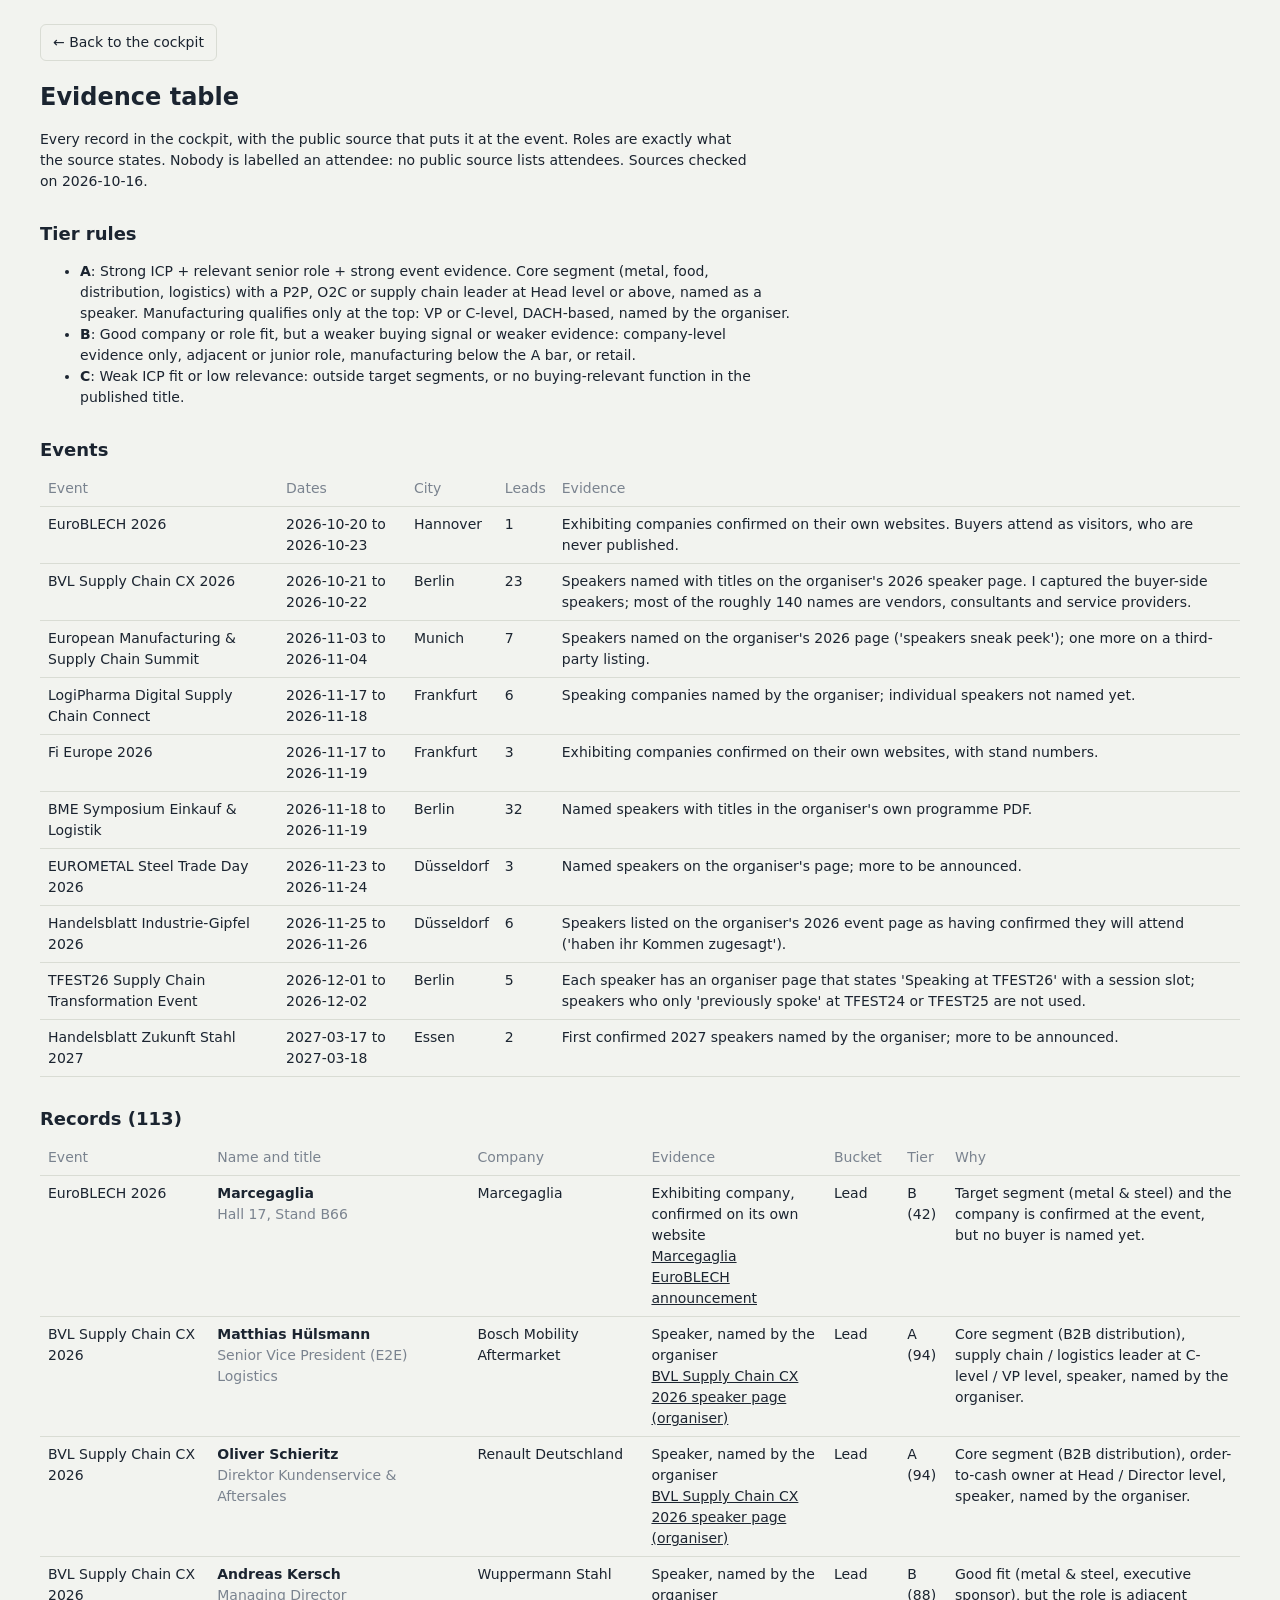
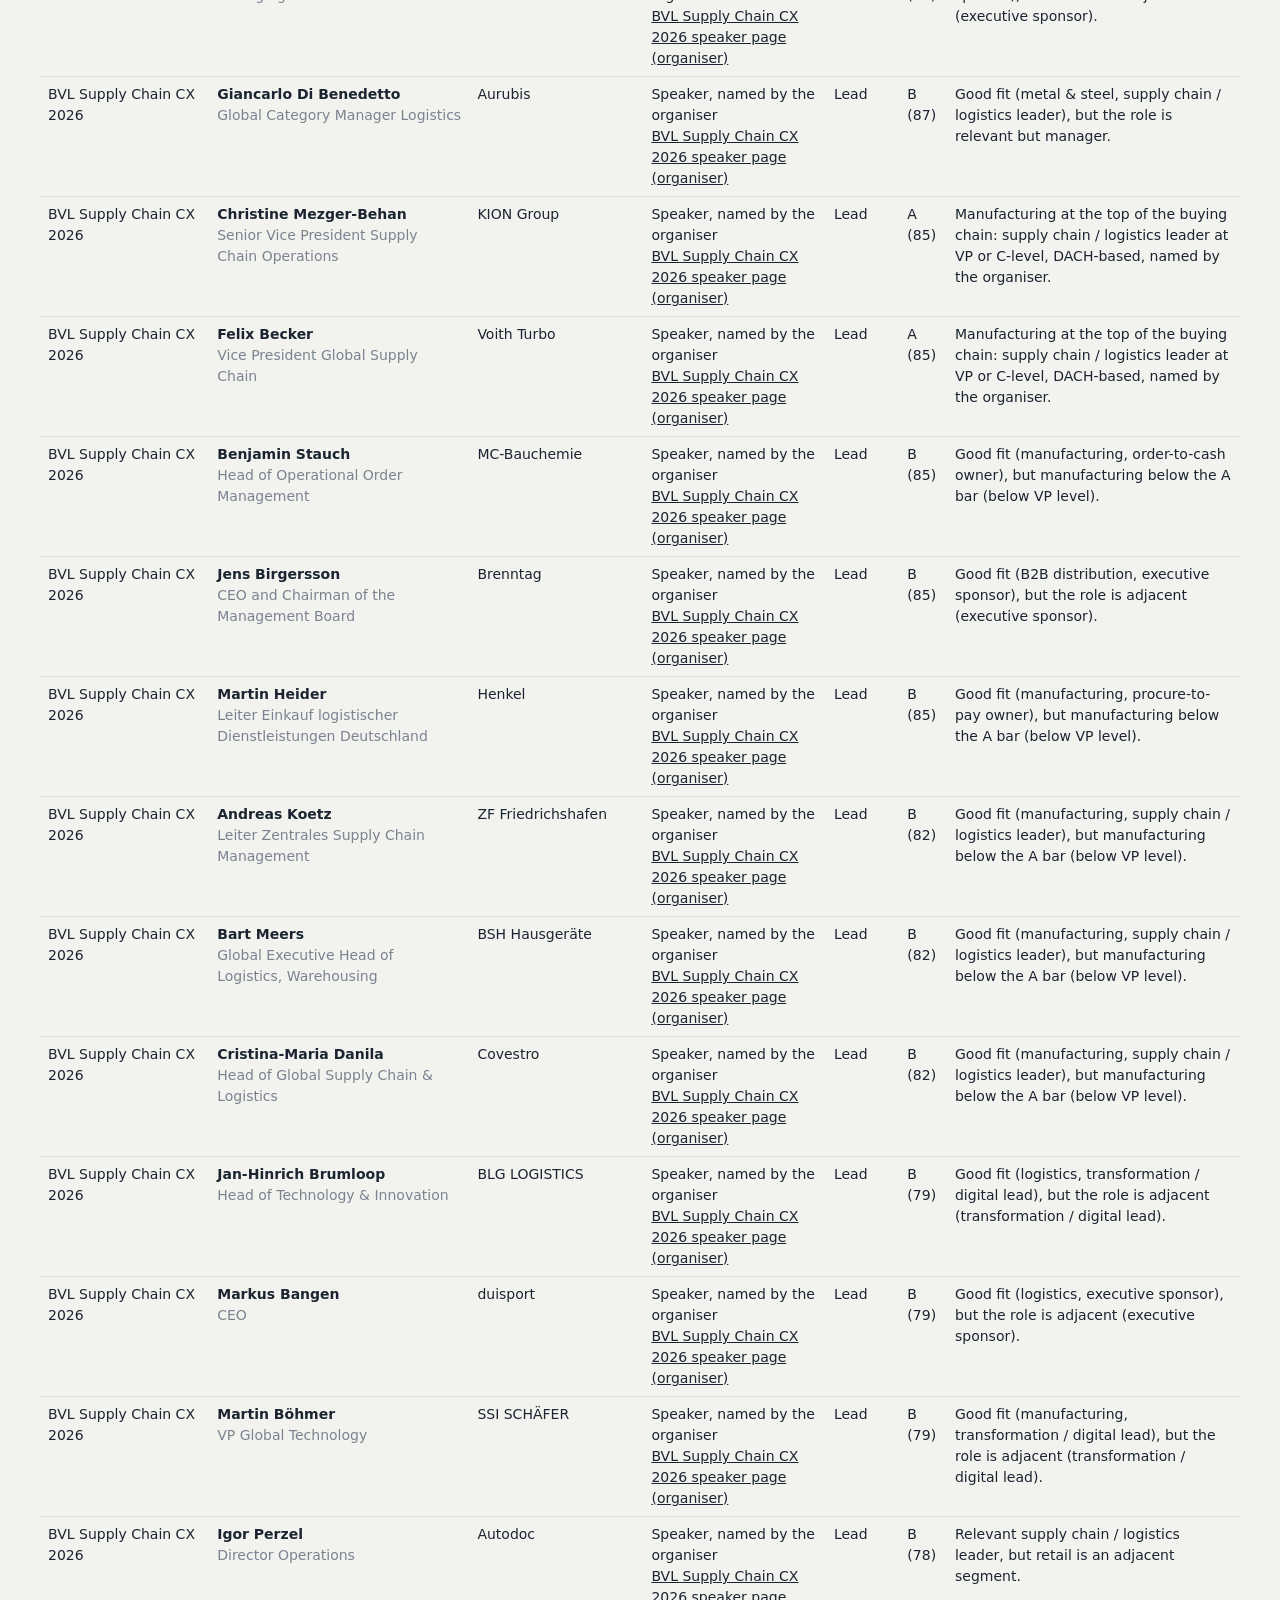
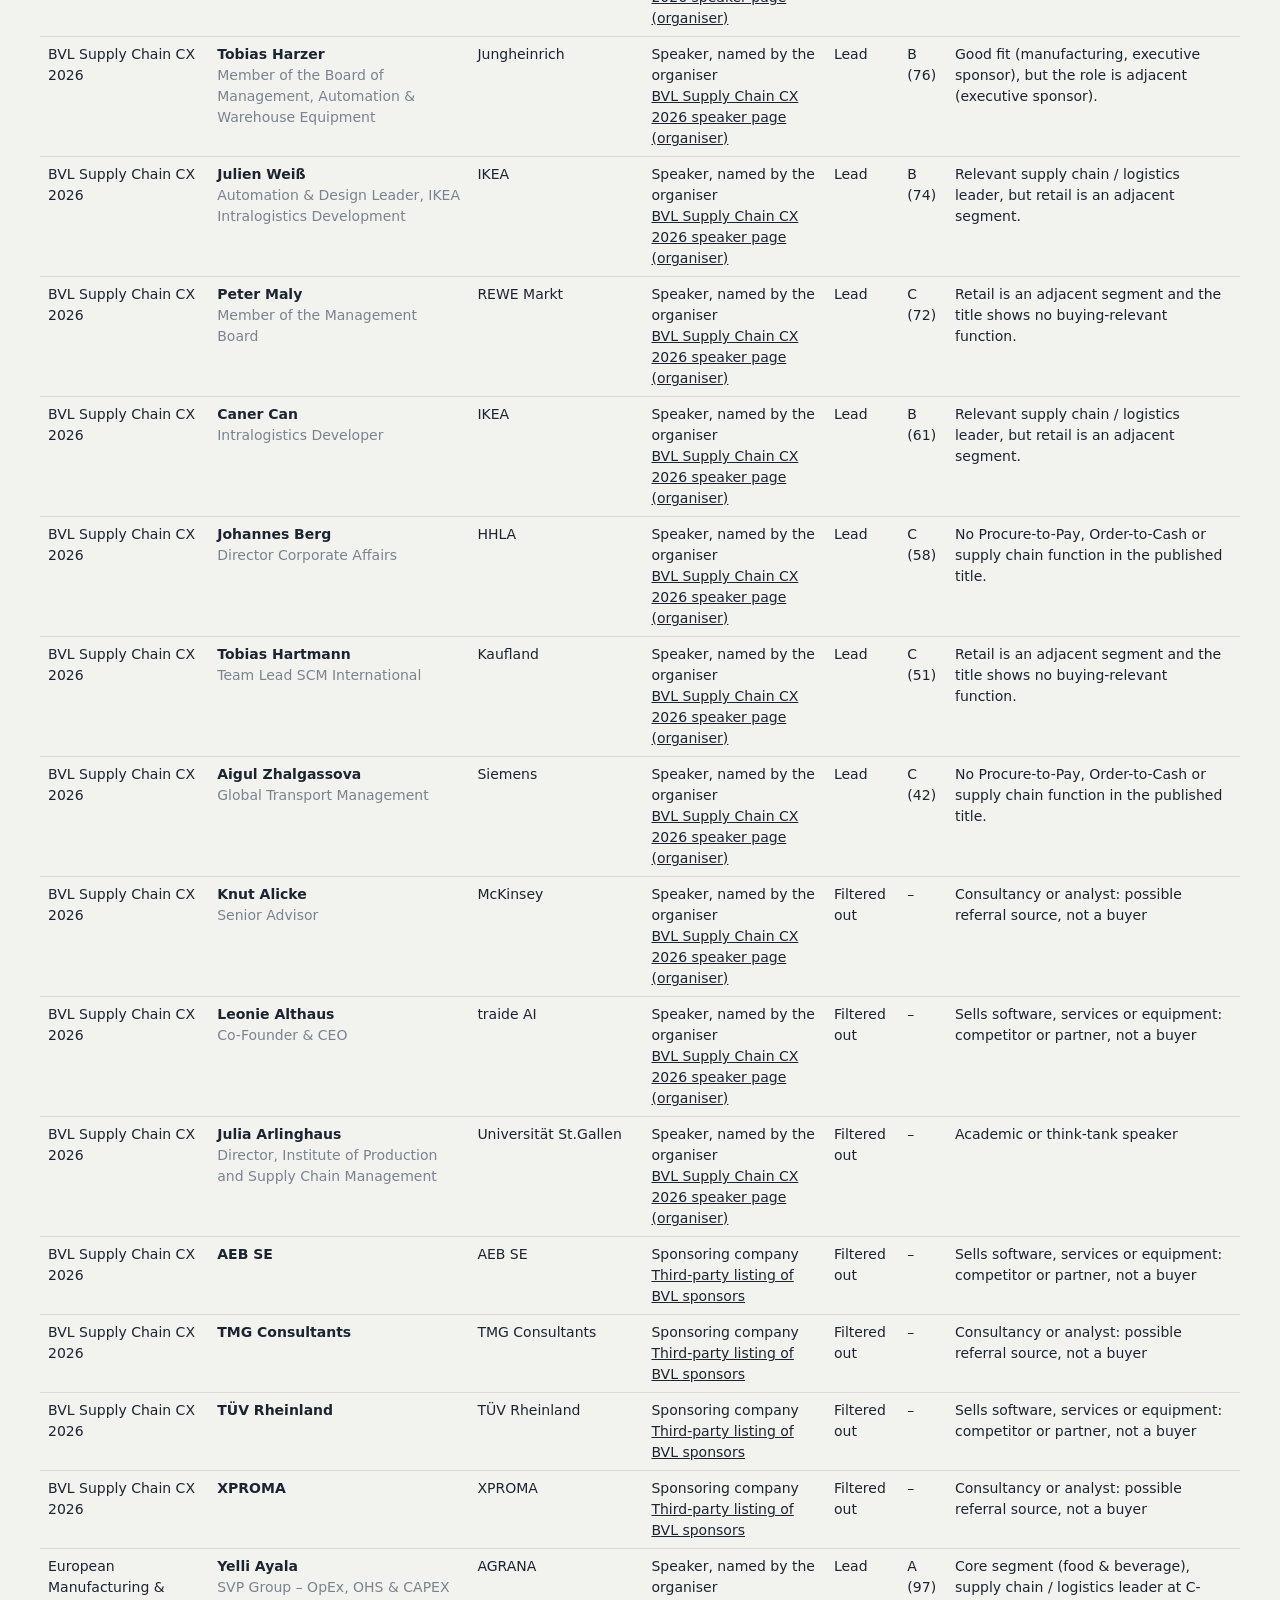
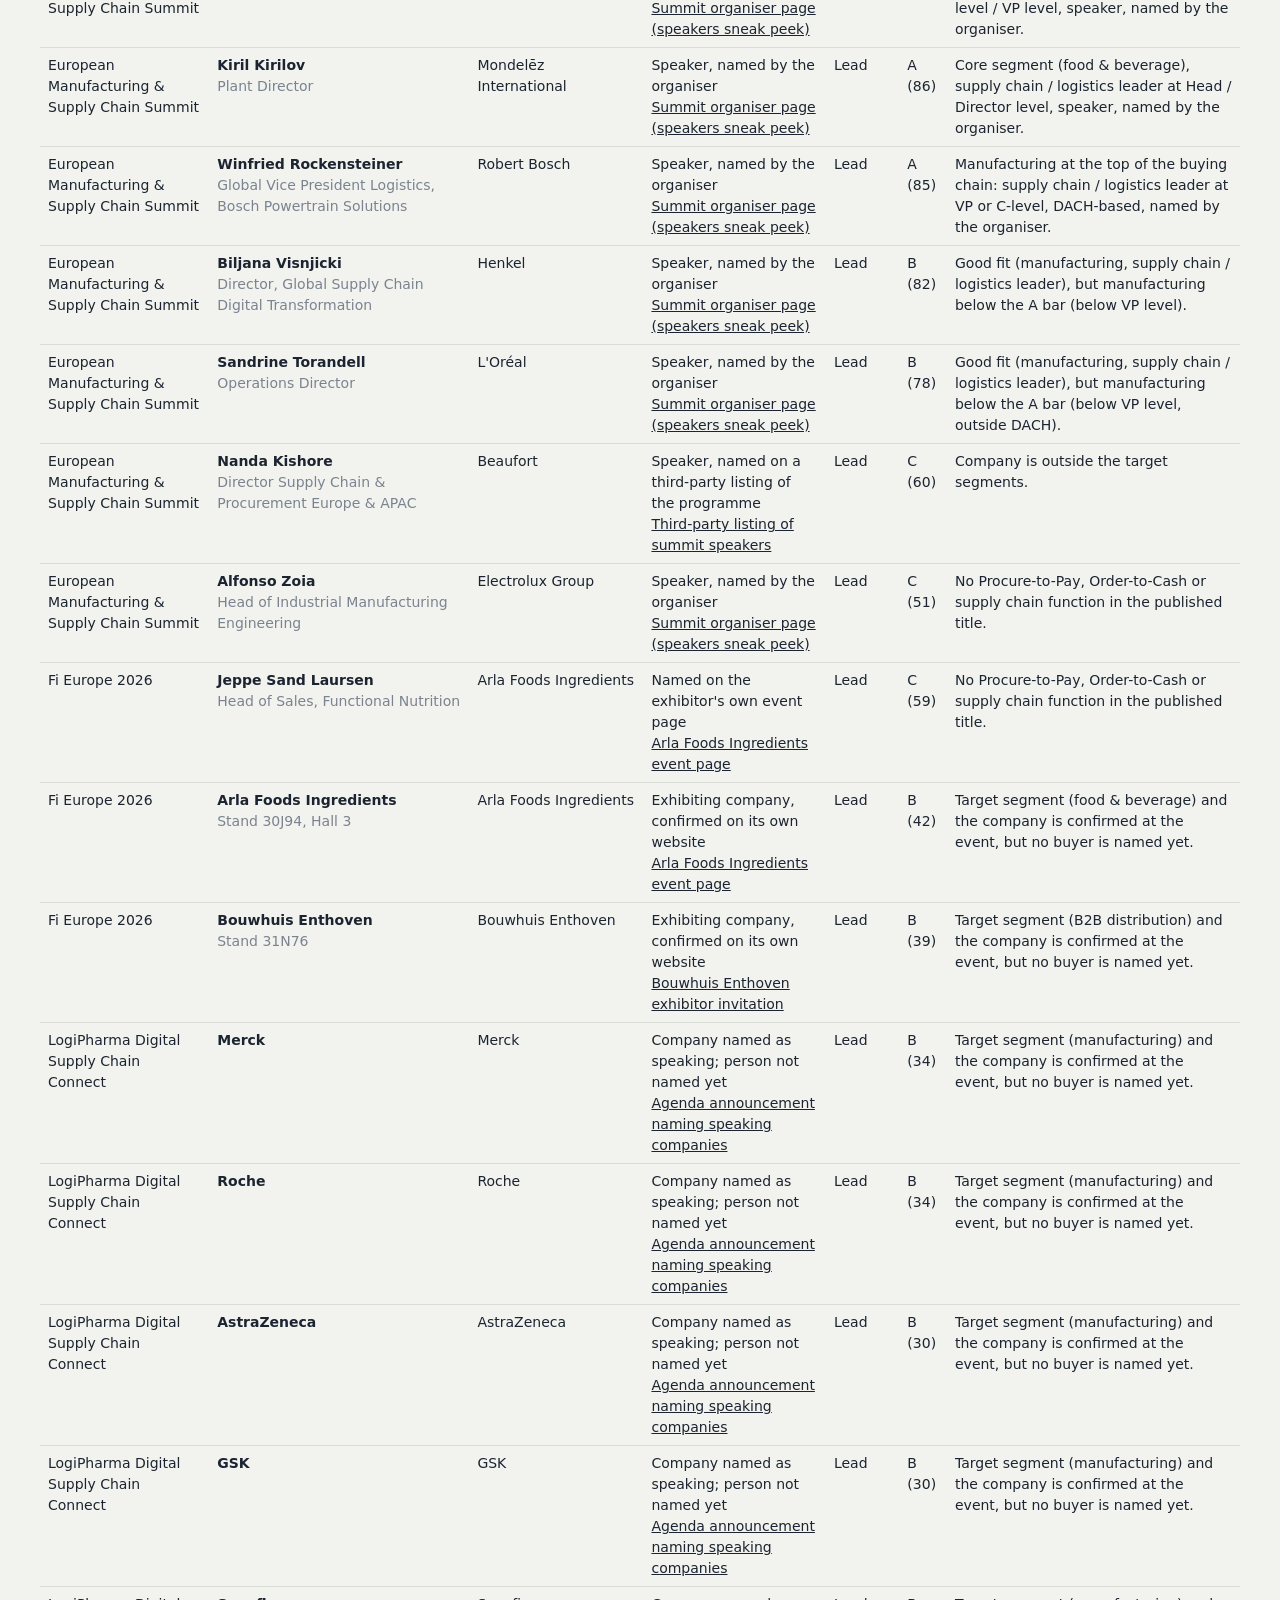
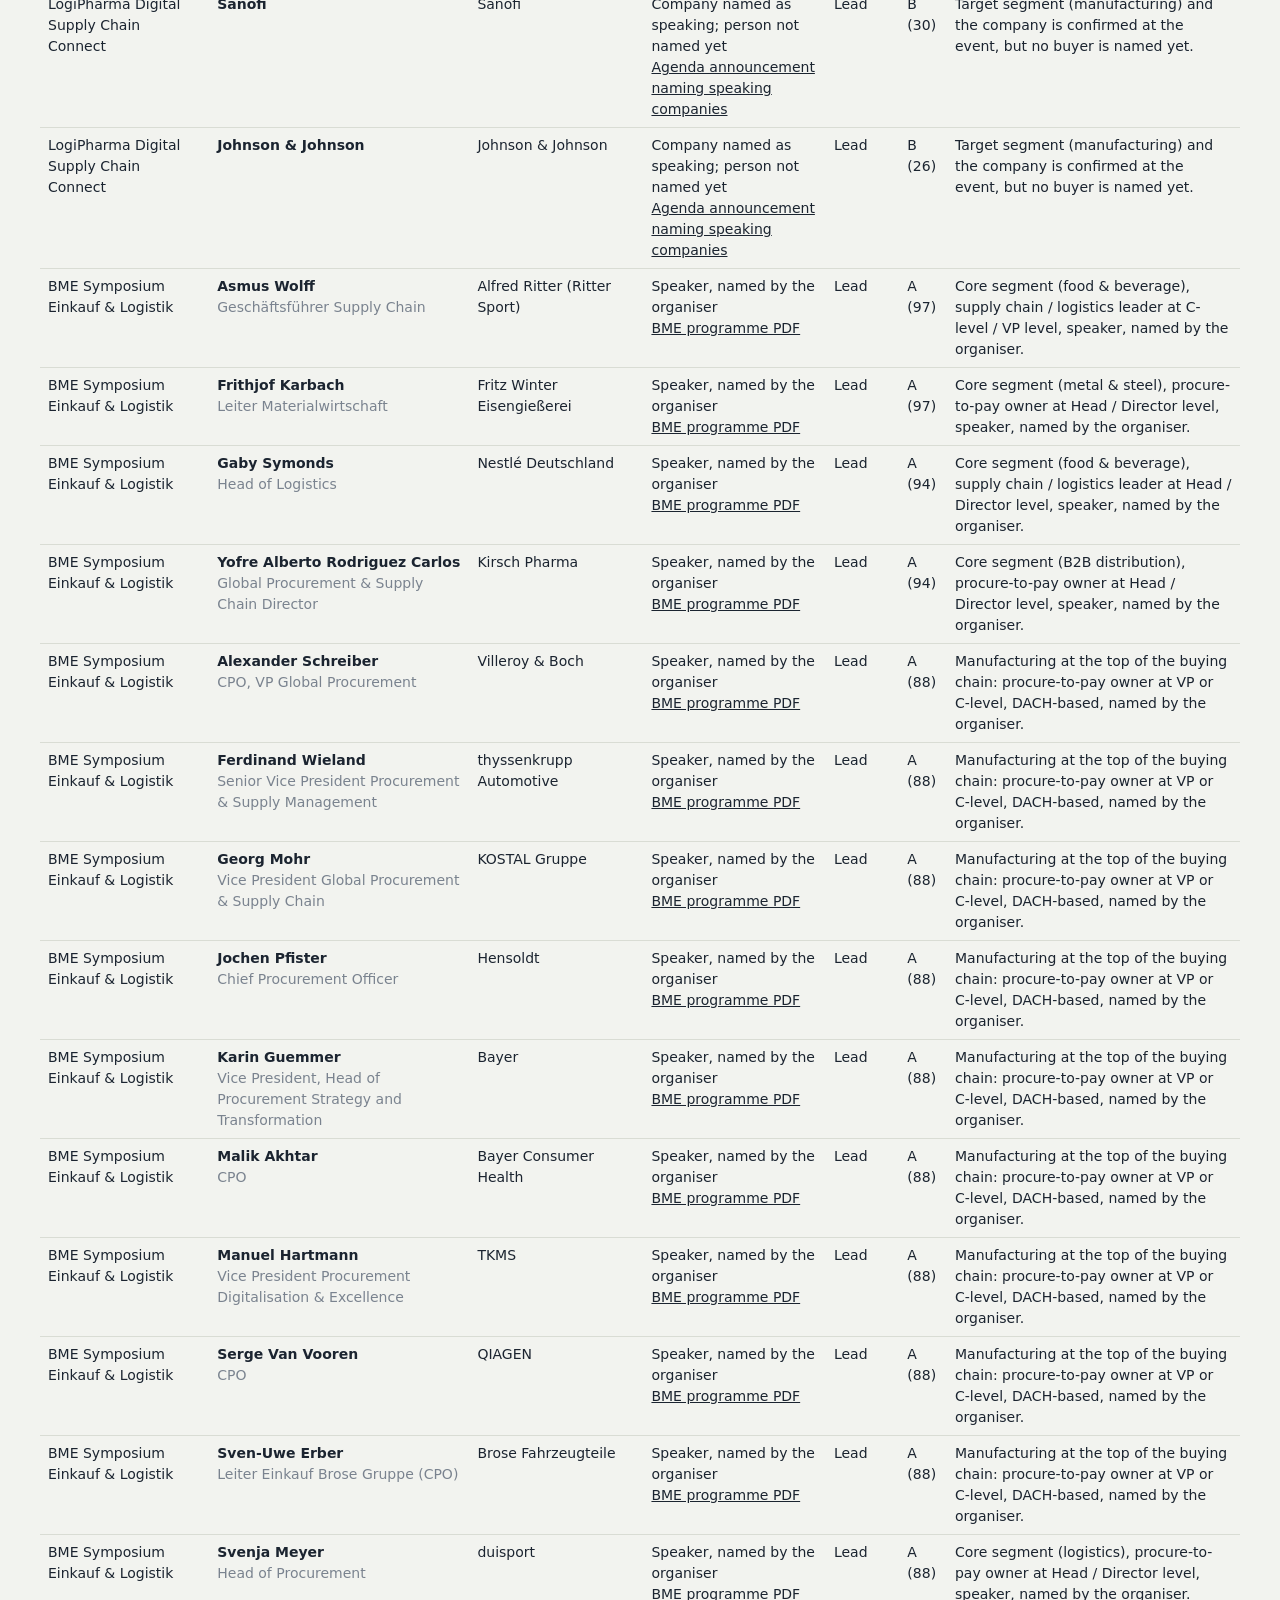
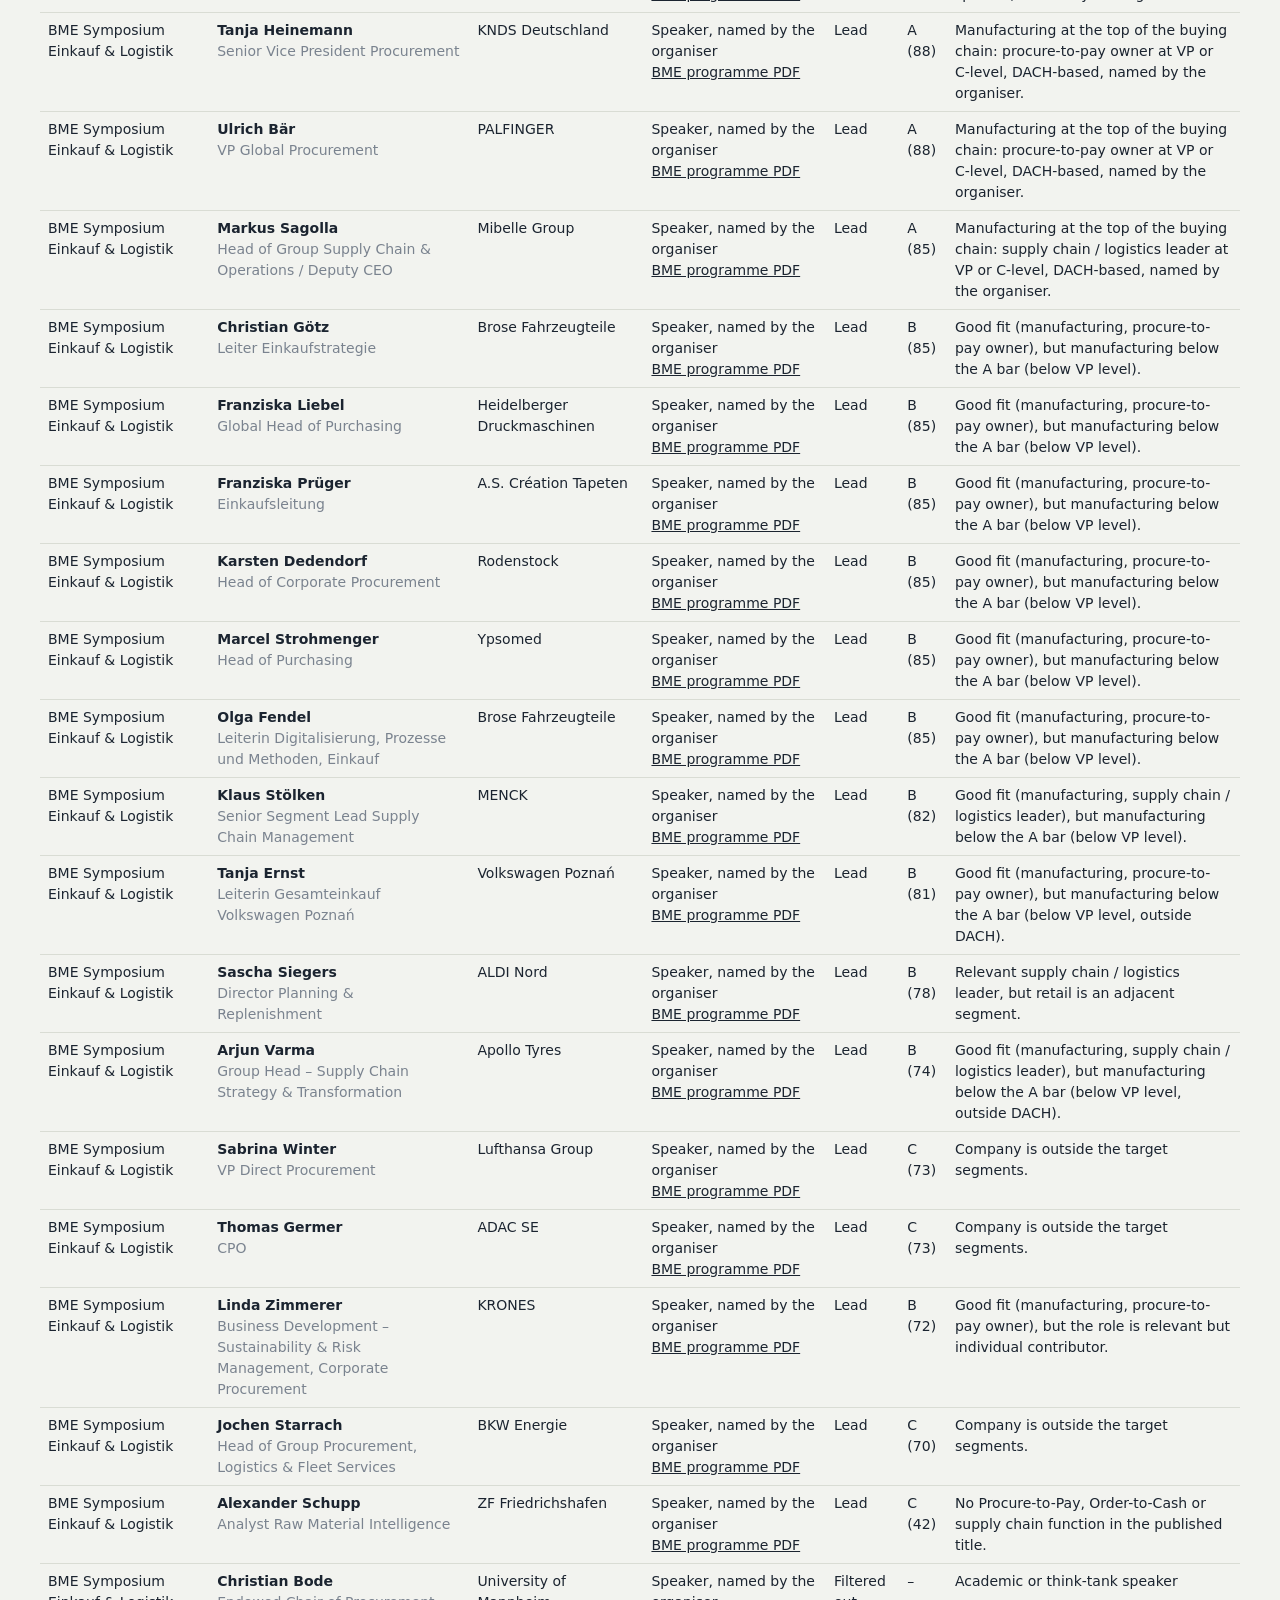
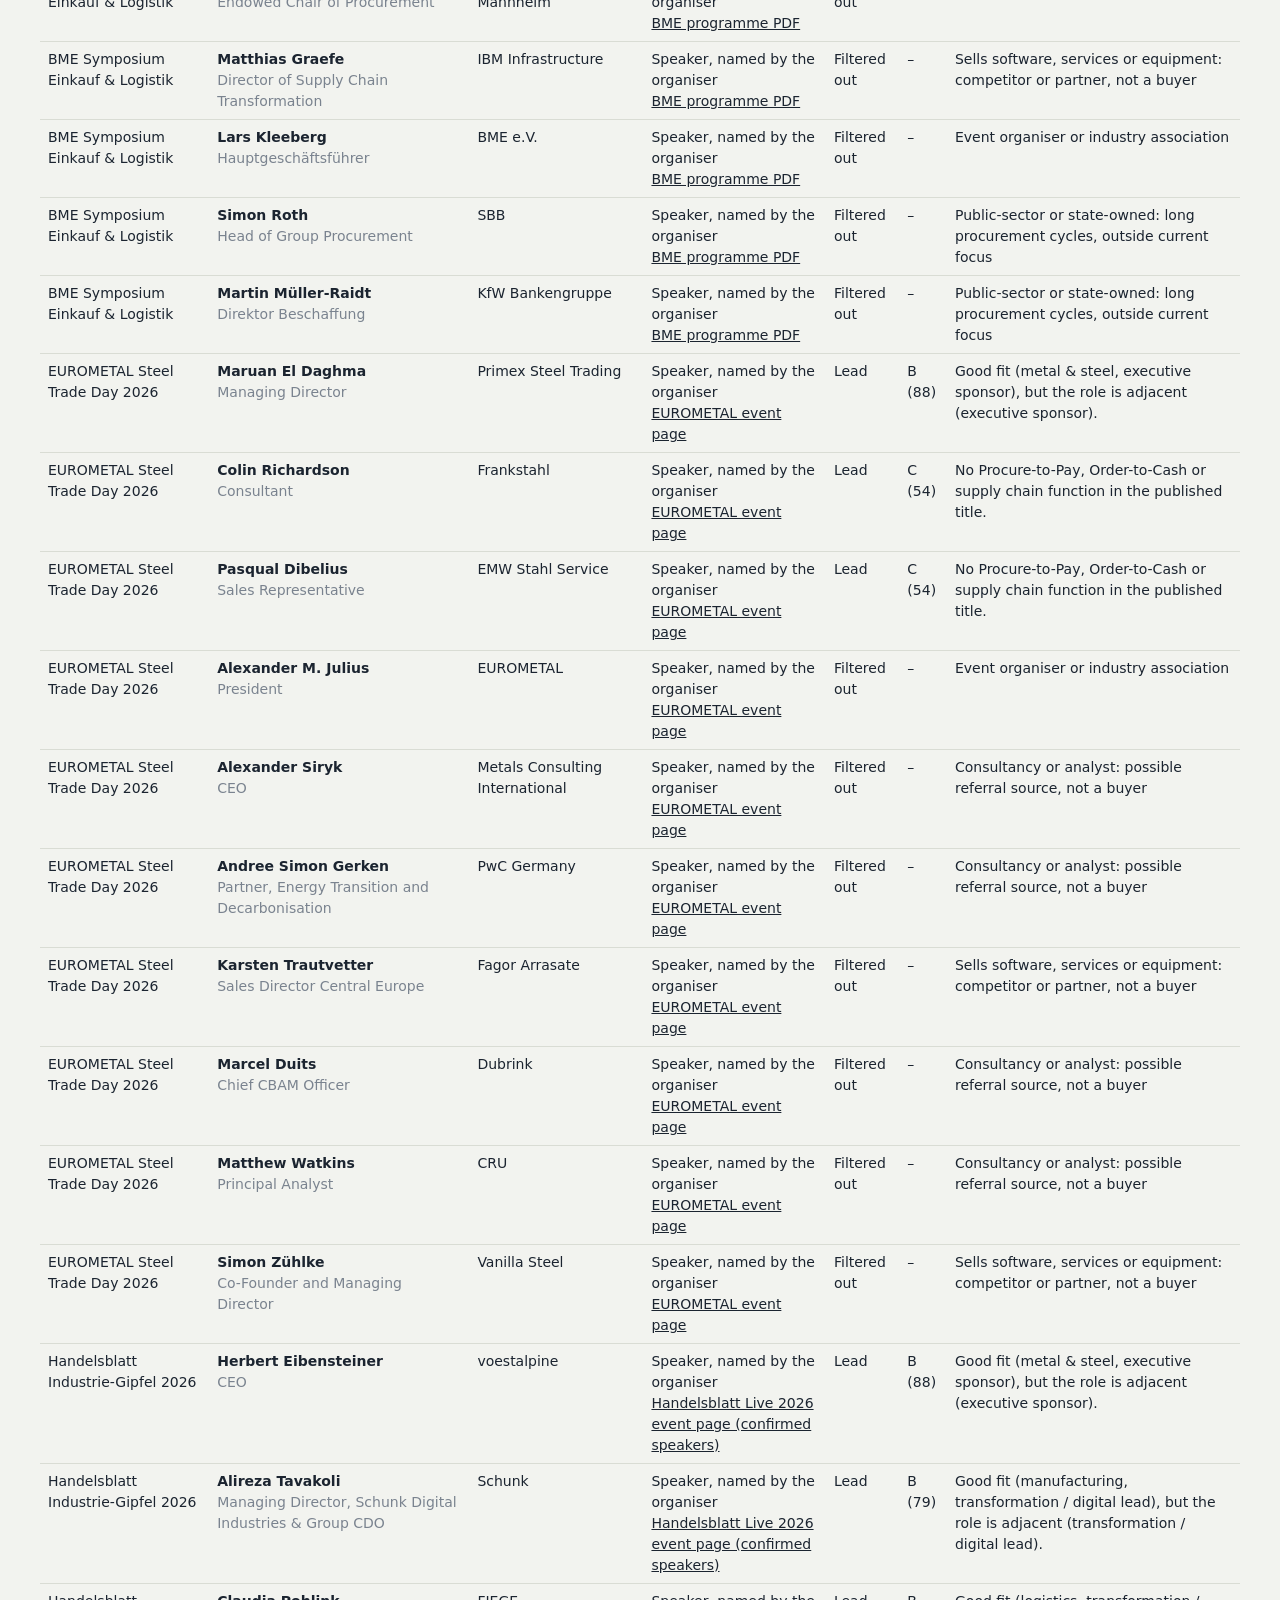
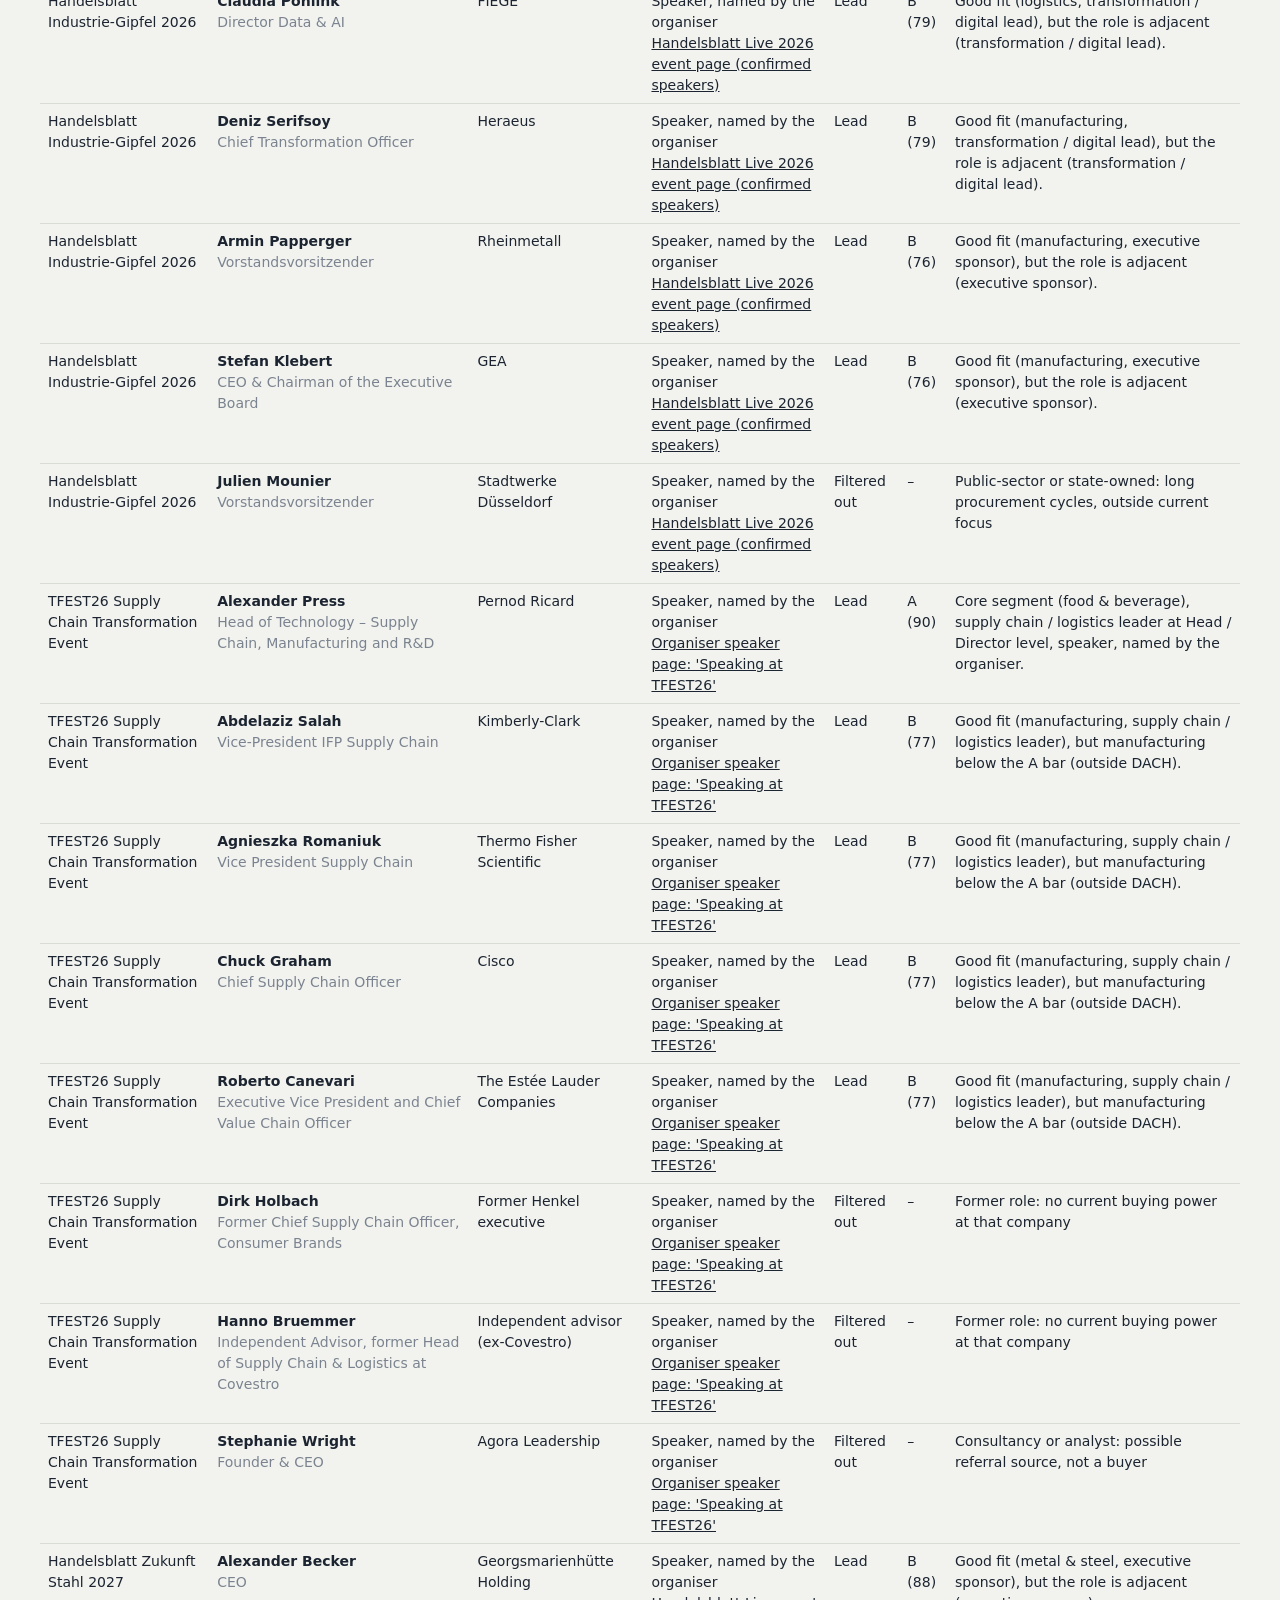
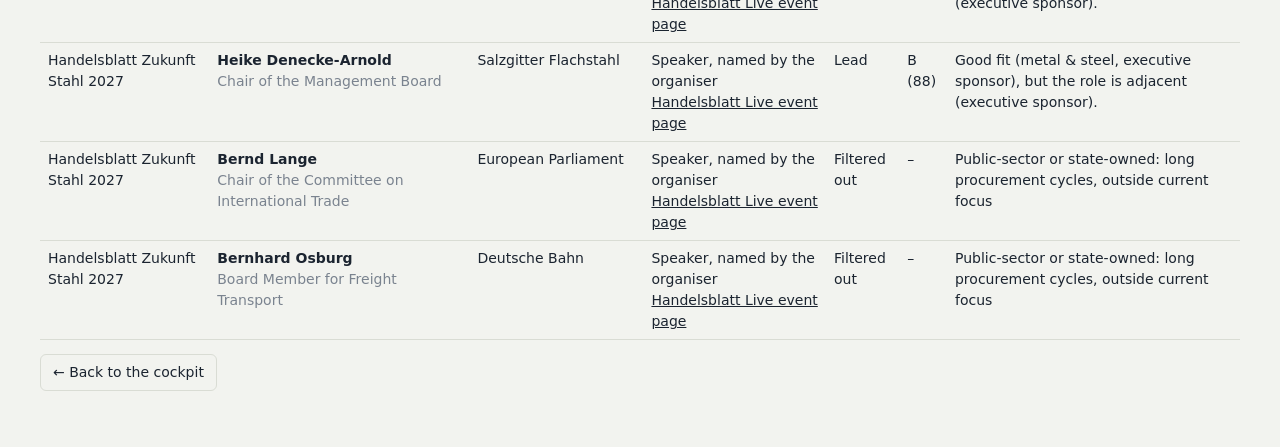
<file: evidence.html>
<!doctype html>
<html lang="en"><head><meta charset="utf-8"><meta name="viewport" content="width=device-width, initial-scale=1">
<title>Evidence Table</title>
<style>
:root { --ink:#1b2430; --ink3:#7a838f; --line:#d9dcd4; --paper:#f2f3ef; }
@media (prefers-color-scheme: dark) { :root:not([data-theme="light"]) { --ink:#e6e9ec; --ink3:#9aa3ad; --line:#3a4350; --paper:#161b22; } }
:root[data-theme="dark"] { --ink:#e6e9ec; --ink3:#9aa3ad; --line:#3a4350; --paper:#161b22; }
body { margin:0; padding:24px 16px; background:var(--paper); color:var(--ink); font:14px/1.5 system-ui, sans-serif; }
main { max-width:1200px; margin:0 auto; }
h1 { font-size:24px; margin:0 0 4px; } h2 { font-size:18px; margin:28px 0 8px; }
p, li { max-width:80ch; }
.wrap { overflow-x:auto; }
table { border-collapse:collapse; width:100%; min-width:900px; }
th, td { text-align:left; vertical-align:top; padding:7px 8px; border-bottom:1px solid var(--line); }
th { color:var(--ink3); font-weight:500; }
.t { color:var(--ink3); }
.back { display:inline-block; margin:0 0 18px; padding:7px 12px; border:1px solid var(--line); border-radius:6px; text-decoration:none; font-weight:500; }
.back:hover { border-color:var(--ink3); }
a { color:inherit; }
</style></head><body><main>
<a class="back" href="/">&larr; Back to the cockpit</a>
<h1>Evidence table</h1>
<p>Every record in the cockpit, with the public source that puts it at the event. Roles are exactly what the source states. Nobody is labelled an attendee: no public source lists attendees. Sources checked on 2026-10-16.</p>
<h2>Tier rules</h2><ul><li><b>A</b>: Strong ICP + relevant senior role + strong event evidence. Core segment (metal, food, distribution, logistics) with a P2P, O2C or supply chain leader at Head level or above, named as a speaker. Manufacturing qualifies only at the top: VP or C-level, DACH-based, named by the organiser.</li><li><b>B</b>: Good company or role fit, but a weaker buying signal or weaker evidence: company-level evidence only, adjacent or junior role, manufacturing below the A bar, or retail.</li><li><b>C</b>: Weak ICP fit or low relevance: outside target segments, or no buying-relevant function in the published title.</li></ul>
<h2>Events</h2><div class="wrap"><table><thead><tr><th>Event</th><th>Dates</th><th>City</th><th>Leads</th><th>Evidence</th></tr></thead><tbody><tr><td>EuroBLECH 2026</td><td>2026-10-20 to 2026-10-23</td><td>Hannover</td><td>1</td><td>Exhibiting companies confirmed on their own websites. Buyers attend as visitors, who are never published.</td></tr><tr><td>BVL Supply Chain CX 2026</td><td>2026-10-21 to 2026-10-22</td><td>Berlin</td><td>23</td><td>Speakers named with titles on the organiser&#x27;s 2026 speaker page. I captured the buyer-side speakers; most of the roughly 140 names are vendors, consultants and service providers.</td></tr><tr><td>European Manufacturing &amp; Supply Chain Summit</td><td>2026-11-03 to 2026-11-04</td><td>Munich</td><td>7</td><td>Speakers named on the organiser&#x27;s 2026 page (&#x27;speakers sneak peek&#x27;); one more on a third-party listing.</td></tr><tr><td>LogiPharma Digital Supply Chain Connect</td><td>2026-11-17 to 2026-11-18</td><td>Frankfurt</td><td>6</td><td>Speaking companies named by the organiser; individual speakers not named yet.</td></tr><tr><td>Fi Europe 2026</td><td>2026-11-17 to 2026-11-19</td><td>Frankfurt</td><td>3</td><td>Exhibiting companies confirmed on their own websites, with stand numbers.</td></tr><tr><td>BME Symposium Einkauf &amp; Logistik</td><td>2026-11-18 to 2026-11-19</td><td>Berlin</td><td>32</td><td>Named speakers with titles in the organiser&#x27;s own programme PDF.</td></tr><tr><td>EUROMETAL Steel Trade Day 2026</td><td>2026-11-23 to 2026-11-24</td><td>Düsseldorf</td><td>3</td><td>Named speakers on the organiser&#x27;s page; more to be announced.</td></tr><tr><td>Handelsblatt Industrie-Gipfel 2026</td><td>2026-11-25 to 2026-11-26</td><td>Düsseldorf</td><td>6</td><td>Speakers listed on the organiser&#x27;s 2026 event page as having confirmed they will attend (&#x27;haben ihr Kommen zugesagt&#x27;).</td></tr><tr><td>TFEST26 Supply Chain Transformation Event</td><td>2026-12-01 to 2026-12-02</td><td>Berlin</td><td>5</td><td>Each speaker has an organiser page that states &#x27;Speaking at TFEST26&#x27; with a session slot; speakers who only &#x27;previously spoke&#x27; at TFEST24 or TFEST25 are not used.</td></tr><tr><td>Handelsblatt Zukunft Stahl 2027</td><td>2027-03-17 to 2027-03-18</td><td>Essen</td><td>2</td><td>First confirmed 2027 speakers named by the organiser; more to be announced.</td></tr></tbody></table></div>
<h2>Records (113)</h2>
<div class="wrap"><table><thead><tr><th>Event</th><th>Name and title</th><th>Company</th><th>Evidence</th><th>Bucket</th><th>Tier</th><th>Why</th></tr></thead>
<tbody><tr><td>EuroBLECH 2026</td><td><b>Marcegaglia</b><br><span class=t>Hall 17, Stand B66</span></td><td>Marcegaglia</td><td>Exhibiting company, confirmed on its own website<br><a href='https://www.marcegaglia.com/officialwebsite/en/marcegaglia-a-euroblech-2026-lacciaio-prende-forma-ad-hannover/'>Marcegaglia EuroBLECH announcement</a></td><td>Lead</td><td>B (42)</td><td>Target segment (metal &amp; steel) and the company is confirmed at the event, but no buyer is named yet.</td></tr><tr><td>BVL Supply Chain CX 2026</td><td><b>Matthias Hülsmann</b><br><span class=t>Senior Vice President (E2E) Logistics</span></td><td>Bosch Mobility Aftermarket</td><td>Speaker, named by the organiser<br><a href='https://cx.bvl.de/en/speaker'>BVL Supply Chain CX 2026 speaker page (organiser)</a></td><td>Lead</td><td>A (94)</td><td>Core segment (B2B distribution), supply chain / logistics leader at C-level / VP level, speaker, named by the organiser.</td></tr><tr><td>BVL Supply Chain CX 2026</td><td><b>Oliver Schieritz</b><br><span class=t>Direktor Kundenservice &amp; Aftersales</span></td><td>Renault Deutschland</td><td>Speaker, named by the organiser<br><a href='https://cx.bvl.de/en/speaker'>BVL Supply Chain CX 2026 speaker page (organiser)</a></td><td>Lead</td><td>A (94)</td><td>Core segment (B2B distribution), order-to-cash owner at Head / Director level, speaker, named by the organiser.</td></tr><tr><td>BVL Supply Chain CX 2026</td><td><b>Andreas Kersch</b><br><span class=t>Managing Director</span></td><td>Wuppermann Stahl</td><td>Speaker, named by the organiser<br><a href='https://cx.bvl.de/en/speaker'>BVL Supply Chain CX 2026 speaker page (organiser)</a></td><td>Lead</td><td>B (88)</td><td>Good fit (metal &amp; steel, executive sponsor), but the role is adjacent (executive sponsor).</td></tr><tr><td>BVL Supply Chain CX 2026</td><td><b>Giancarlo Di Benedetto</b><br><span class=t>Global Category Manager Logistics</span></td><td>Aurubis</td><td>Speaker, named by the organiser<br><a href='https://cx.bvl.de/en/speaker'>BVL Supply Chain CX 2026 speaker page (organiser)</a></td><td>Lead</td><td>B (87)</td><td>Good fit (metal &amp; steel, supply chain / logistics leader), but the role is relevant but manager.</td></tr><tr><td>BVL Supply Chain CX 2026</td><td><b>Christine Mezger-Behan</b><br><span class=t>Senior Vice President Supply Chain Operations</span></td><td>KION Group</td><td>Speaker, named by the organiser<br><a href='https://cx.bvl.de/en/speaker'>BVL Supply Chain CX 2026 speaker page (organiser)</a></td><td>Lead</td><td>A (85)</td><td>Manufacturing at the top of the buying chain: supply chain / logistics leader at VP or C-level, DACH-based, named by the organiser.</td></tr><tr><td>BVL Supply Chain CX 2026</td><td><b>Felix Becker</b><br><span class=t>Vice President Global Supply Chain</span></td><td>Voith Turbo</td><td>Speaker, named by the organiser<br><a href='https://cx.bvl.de/en/speaker'>BVL Supply Chain CX 2026 speaker page (organiser)</a></td><td>Lead</td><td>A (85)</td><td>Manufacturing at the top of the buying chain: supply chain / logistics leader at VP or C-level, DACH-based, named by the organiser.</td></tr><tr><td>BVL Supply Chain CX 2026</td><td><b>Benjamin Stauch</b><br><span class=t>Head of Operational Order Management</span></td><td>MC-Bauchemie</td><td>Speaker, named by the organiser<br><a href='https://cx.bvl.de/en/speaker'>BVL Supply Chain CX 2026 speaker page (organiser)</a></td><td>Lead</td><td>B (85)</td><td>Good fit (manufacturing, order-to-cash owner), but manufacturing below the A bar (below VP level).</td></tr><tr><td>BVL Supply Chain CX 2026</td><td><b>Jens Birgersson</b><br><span class=t>CEO and Chairman of the Management Board</span></td><td>Brenntag</td><td>Speaker, named by the organiser<br><a href='https://cx.bvl.de/en/speaker'>BVL Supply Chain CX 2026 speaker page (organiser)</a></td><td>Lead</td><td>B (85)</td><td>Good fit (B2B distribution, executive sponsor), but the role is adjacent (executive sponsor).</td></tr><tr><td>BVL Supply Chain CX 2026</td><td><b>Martin Heider</b><br><span class=t>Leiter Einkauf logistischer Dienstleistungen Deutschland</span></td><td>Henkel</td><td>Speaker, named by the organiser<br><a href='https://cx.bvl.de/en/speaker'>BVL Supply Chain CX 2026 speaker page (organiser)</a></td><td>Lead</td><td>B (85)</td><td>Good fit (manufacturing, procure-to-pay owner), but manufacturing below the A bar (below VP level).</td></tr><tr><td>BVL Supply Chain CX 2026</td><td><b>Andreas Koetz</b><br><span class=t>Leiter Zentrales Supply Chain Management</span></td><td>ZF Friedrichshafen</td><td>Speaker, named by the organiser<br><a href='https://cx.bvl.de/en/speaker'>BVL Supply Chain CX 2026 speaker page (organiser)</a></td><td>Lead</td><td>B (82)</td><td>Good fit (manufacturing, supply chain / logistics leader), but manufacturing below the A bar (below VP level).</td></tr><tr><td>BVL Supply Chain CX 2026</td><td><b>Bart Meers</b><br><span class=t>Global Executive Head of Logistics, Warehousing</span></td><td>BSH Hausgeräte</td><td>Speaker, named by the organiser<br><a href='https://cx.bvl.de/en/speaker'>BVL Supply Chain CX 2026 speaker page (organiser)</a></td><td>Lead</td><td>B (82)</td><td>Good fit (manufacturing, supply chain / logistics leader), but manufacturing below the A bar (below VP level).</td></tr><tr><td>BVL Supply Chain CX 2026</td><td><b>Cristina-Maria Danila</b><br><span class=t>Head of Global Supply Chain &amp; Logistics</span></td><td>Covestro</td><td>Speaker, named by the organiser<br><a href='https://cx.bvl.de/en/speaker'>BVL Supply Chain CX 2026 speaker page (organiser)</a></td><td>Lead</td><td>B (82)</td><td>Good fit (manufacturing, supply chain / logistics leader), but manufacturing below the A bar (below VP level).</td></tr><tr><td>BVL Supply Chain CX 2026</td><td><b>Jan-Hinrich Brumloop</b><br><span class=t>Head of Technology &amp; Innovation</span></td><td>BLG LOGISTICS</td><td>Speaker, named by the organiser<br><a href='https://cx.bvl.de/en/speaker'>BVL Supply Chain CX 2026 speaker page (organiser)</a></td><td>Lead</td><td>B (79)</td><td>Good fit (logistics, transformation / digital lead), but the role is adjacent (transformation / digital lead).</td></tr><tr><td>BVL Supply Chain CX 2026</td><td><b>Markus Bangen</b><br><span class=t>CEO</span></td><td>duisport</td><td>Speaker, named by the organiser<br><a href='https://cx.bvl.de/en/speaker'>BVL Supply Chain CX 2026 speaker page (organiser)</a></td><td>Lead</td><td>B (79)</td><td>Good fit (logistics, executive sponsor), but the role is adjacent (executive sponsor).</td></tr><tr><td>BVL Supply Chain CX 2026</td><td><b>Martin Böhmer</b><br><span class=t>VP Global Technology</span></td><td>SSI SCHÄFER</td><td>Speaker, named by the organiser<br><a href='https://cx.bvl.de/en/speaker'>BVL Supply Chain CX 2026 speaker page (organiser)</a></td><td>Lead</td><td>B (79)</td><td>Good fit (manufacturing, transformation / digital lead), but the role is adjacent (transformation / digital lead).</td></tr><tr><td>BVL Supply Chain CX 2026</td><td><b>Igor Perzel</b><br><span class=t>Director Operations</span></td><td>Autodoc</td><td>Speaker, named by the organiser<br><a href='https://cx.bvl.de/en/speaker'>BVL Supply Chain CX 2026 speaker page (organiser)</a></td><td>Lead</td><td>B (78)</td><td>Relevant supply chain / logistics leader, but retail is an adjacent segment.</td></tr><tr><td>BVL Supply Chain CX 2026</td><td><b>Tobias Harzer</b><br><span class=t>Member of the Board of Management, Automation &amp; Warehouse Equipment</span></td><td>Jungheinrich</td><td>Speaker, named by the organiser<br><a href='https://cx.bvl.de/en/speaker'>BVL Supply Chain CX 2026 speaker page (organiser)</a></td><td>Lead</td><td>B (76)</td><td>Good fit (manufacturing, executive sponsor), but the role is adjacent (executive sponsor).</td></tr><tr><td>BVL Supply Chain CX 2026</td><td><b>Julien Weiß</b><br><span class=t>Automation &amp; Design Leader, IKEA Intralogistics Development</span></td><td>IKEA</td><td>Speaker, named by the organiser<br><a href='https://cx.bvl.de/en/speaker'>BVL Supply Chain CX 2026 speaker page (organiser)</a></td><td>Lead</td><td>B (74)</td><td>Relevant supply chain / logistics leader, but retail is an adjacent segment.</td></tr><tr><td>BVL Supply Chain CX 2026</td><td><b>Peter Maly</b><br><span class=t>Member of the Management Board</span></td><td>REWE Markt</td><td>Speaker, named by the organiser<br><a href='https://cx.bvl.de/en/speaker'>BVL Supply Chain CX 2026 speaker page (organiser)</a></td><td>Lead</td><td>C (72)</td><td>Retail is an adjacent segment and the title shows no buying-relevant function.</td></tr><tr><td>BVL Supply Chain CX 2026</td><td><b>Caner Can</b><br><span class=t>Intralogistics Developer</span></td><td>IKEA</td><td>Speaker, named by the organiser<br><a href='https://cx.bvl.de/en/speaker'>BVL Supply Chain CX 2026 speaker page (organiser)</a></td><td>Lead</td><td>B (61)</td><td>Relevant supply chain / logistics leader, but retail is an adjacent segment.</td></tr><tr><td>BVL Supply Chain CX 2026</td><td><b>Johannes Berg</b><br><span class=t>Director Corporate Affairs</span></td><td>HHLA</td><td>Speaker, named by the organiser<br><a href='https://cx.bvl.de/en/speaker'>BVL Supply Chain CX 2026 speaker page (organiser)</a></td><td>Lead</td><td>C (58)</td><td>No Procure-to-Pay, Order-to-Cash or supply chain function in the published title.</td></tr><tr><td>BVL Supply Chain CX 2026</td><td><b>Tobias Hartmann</b><br><span class=t>Team Lead SCM International</span></td><td>Kaufland</td><td>Speaker, named by the organiser<br><a href='https://cx.bvl.de/en/speaker'>BVL Supply Chain CX 2026 speaker page (organiser)</a></td><td>Lead</td><td>C (51)</td><td>Retail is an adjacent segment and the title shows no buying-relevant function.</td></tr><tr><td>BVL Supply Chain CX 2026</td><td><b>Aigul Zhalgassova</b><br><span class=t>Global Transport Management</span></td><td>Siemens</td><td>Speaker, named by the organiser<br><a href='https://cx.bvl.de/en/speaker'>BVL Supply Chain CX 2026 speaker page (organiser)</a></td><td>Lead</td><td>C (42)</td><td>No Procure-to-Pay, Order-to-Cash or supply chain function in the published title.</td></tr><tr><td>BVL Supply Chain CX 2026</td><td><b>Knut Alicke</b><br><span class=t>Senior Advisor</span></td><td>McKinsey</td><td>Speaker, named by the organiser<br><a href='https://cx.bvl.de/en/speaker'>BVL Supply Chain CX 2026 speaker page (organiser)</a></td><td>Filtered out</td><td>–</td><td>Consultancy or analyst: possible referral source, not a buyer</td></tr><tr><td>BVL Supply Chain CX 2026</td><td><b>Leonie Althaus</b><br><span class=t>Co-Founder &amp; CEO</span></td><td>traide AI</td><td>Speaker, named by the organiser<br><a href='https://cx.bvl.de/en/speaker'>BVL Supply Chain CX 2026 speaker page (organiser)</a></td><td>Filtered out</td><td>–</td><td>Sells software, services or equipment: competitor or partner, not a buyer</td></tr><tr><td>BVL Supply Chain CX 2026</td><td><b>Julia Arlinghaus</b><br><span class=t>Director, Institute of Production and Supply Chain Management</span></td><td>Universität St.Gallen</td><td>Speaker, named by the organiser<br><a href='https://cx.bvl.de/en/speaker'>BVL Supply Chain CX 2026 speaker page (organiser)</a></td><td>Filtered out</td><td>–</td><td>Academic or think-tank speaker</td></tr><tr><td>BVL Supply Chain CX 2026</td><td><b>AEB SE</b><br><span class=t></span></td><td>AEB SE</td><td>Sponsoring company<br><a href='https://www.luminik.io/events/bvl-supply-chain-cx-berlin-f1773cb8328b/attendees/'>Third-party listing of BVL sponsors</a></td><td>Filtered out</td><td>–</td><td>Sells software, services or equipment: competitor or partner, not a buyer</td></tr><tr><td>BVL Supply Chain CX 2026</td><td><b>TMG Consultants</b><br><span class=t></span></td><td>TMG Consultants</td><td>Sponsoring company<br><a href='https://www.luminik.io/events/bvl-supply-chain-cx-berlin-f1773cb8328b/attendees/'>Third-party listing of BVL sponsors</a></td><td>Filtered out</td><td>–</td><td>Consultancy or analyst: possible referral source, not a buyer</td></tr><tr><td>BVL Supply Chain CX 2026</td><td><b>TÜV Rheinland</b><br><span class=t></span></td><td>TÜV Rheinland</td><td>Sponsoring company<br><a href='https://www.luminik.io/events/bvl-supply-chain-cx-berlin-f1773cb8328b/attendees/'>Third-party listing of BVL sponsors</a></td><td>Filtered out</td><td>–</td><td>Sells software, services or equipment: competitor or partner, not a buyer</td></tr><tr><td>BVL Supply Chain CX 2026</td><td><b>XPROMA</b><br><span class=t></span></td><td>XPROMA</td><td>Sponsoring company<br><a href='https://www.luminik.io/events/bvl-supply-chain-cx-berlin-f1773cb8328b/attendees/'>Third-party listing of BVL sponsors</a></td><td>Filtered out</td><td>–</td><td>Consultancy or analyst: possible referral source, not a buyer</td></tr><tr><td>European Manufacturing &amp; Supply Chain Summit</td><td><b>Yelli Ayala</b><br><span class=t>SVP Group – OpEx, OHS &amp; CAPEX</span></td><td>AGRANA</td><td>Speaker, named by the organiser<br><a href='https://ems-scms.com/live/en/page/home'>Summit organiser page (speakers sneak peek)</a></td><td>Lead</td><td>A (97)</td><td>Core segment (food &amp; beverage), supply chain / logistics leader at C-level / VP level, speaker, named by the organiser.</td></tr><tr><td>European Manufacturing &amp; Supply Chain Summit</td><td><b>Kiril Kirilov</b><br><span class=t>Plant Director</span></td><td>Mondelēz International</td><td>Speaker, named by the organiser<br><a href='https://ems-scms.com/live/en/page/home'>Summit organiser page (speakers sneak peek)</a></td><td>Lead</td><td>A (86)</td><td>Core segment (food &amp; beverage), supply chain / logistics leader at Head / Director level, speaker, named by the organiser.</td></tr><tr><td>European Manufacturing &amp; Supply Chain Summit</td><td><b>Winfried Rockensteiner</b><br><span class=t>Global Vice President Logistics, Bosch Powertrain Solutions</span></td><td>Robert Bosch</td><td>Speaker, named by the organiser<br><a href='https://ems-scms.com/live/en/page/home'>Summit organiser page (speakers sneak peek)</a></td><td>Lead</td><td>A (85)</td><td>Manufacturing at the top of the buying chain: supply chain / logistics leader at VP or C-level, DACH-based, named by the organiser.</td></tr><tr><td>European Manufacturing &amp; Supply Chain Summit</td><td><b>Biljana Visnjicki</b><br><span class=t>Director, Global Supply Chain Digital Transformation</span></td><td>Henkel</td><td>Speaker, named by the organiser<br><a href='https://ems-scms.com/live/en/page/home'>Summit organiser page (speakers sneak peek)</a></td><td>Lead</td><td>B (82)</td><td>Good fit (manufacturing, supply chain / logistics leader), but manufacturing below the A bar (below VP level).</td></tr><tr><td>European Manufacturing &amp; Supply Chain Summit</td><td><b>Sandrine Torandell</b><br><span class=t>Operations Director</span></td><td>L&#x27;Oréal</td><td>Speaker, named by the organiser<br><a href='https://ems-scms.com/live/en/page/home'>Summit organiser page (speakers sneak peek)</a></td><td>Lead</td><td>B (78)</td><td>Good fit (manufacturing, supply chain / logistics leader), but manufacturing below the A bar (below VP level, outside DACH).</td></tr><tr><td>European Manufacturing &amp; Supply Chain Summit</td><td><b>Nanda Kishore</b><br><span class=t>Director Supply Chain &amp; Procurement Europe &amp; APAC</span></td><td>Beaufort</td><td>Speaker, named on a third-party listing of the programme<br><a href='https://www.luminik.io/events/ems-scms-summit-munich/'>Third-party listing of summit speakers</a></td><td>Lead</td><td>C (60)</td><td>Company is outside the target segments.</td></tr><tr><td>European Manufacturing &amp; Supply Chain Summit</td><td><b>Alfonso Zoia</b><br><span class=t>Head of Industrial Manufacturing Engineering</span></td><td>Electrolux Group</td><td>Speaker, named by the organiser<br><a href='https://ems-scms.com/live/en/page/home'>Summit organiser page (speakers sneak peek)</a></td><td>Lead</td><td>C (51)</td><td>No Procure-to-Pay, Order-to-Cash or supply chain function in the published title.</td></tr><tr><td>Fi Europe 2026</td><td><b>Jeppe Sand Laursen</b><br><span class=t>Head of Sales, Functional Nutrition</span></td><td>Arla Foods Ingredients</td><td>Named on the exhibitor&#x27;s own event page<br><a href='https://www.arlafoodsingredients.com/about/upcoming-events/fi-europe-2026/'>Arla Foods Ingredients event page</a></td><td>Lead</td><td>C (59)</td><td>No Procure-to-Pay, Order-to-Cash or supply chain function in the published title.</td></tr><tr><td>Fi Europe 2026</td><td><b>Arla Foods Ingredients</b><br><span class=t>Stand 30J94, Hall 3</span></td><td>Arla Foods Ingredients</td><td>Exhibiting company, confirmed on its own website<br><a href='https://www.arlafoodsingredients.com/about/upcoming-events/fi-europe-2026/'>Arla Foods Ingredients event page</a></td><td>Lead</td><td>B (42)</td><td>Target segment (food &amp; beverage) and the company is confirmed at the event, but no buyer is named yet.</td></tr><tr><td>Fi Europe 2026</td><td><b>Bouwhuis Enthoven</b><br><span class=t>Stand 31N76</span></td><td>Bouwhuis Enthoven</td><td>Exhibiting company, confirmed on its own website<br><a href='https://l.feathr.co/fi-europe-2026-page-bouwhuis-enthoven-bv'>Bouwhuis Enthoven exhibitor invitation</a></td><td>Lead</td><td>B (39)</td><td>Target segment (B2B distribution) and the company is confirmed at the event, but no buyer is named yet.</td></tr><tr><td>LogiPharma Digital Supply Chain Connect</td><td><b>Merck</b><br><span class=t></span></td><td>Merck</td><td>Company named as speaking; person not named yet<br><a href='https://manufacturingchemist.com/logipharma-digital-supply-chain-connect-announces-2026-agenda'>Agenda announcement naming speaking companies</a></td><td>Lead</td><td>B (34)</td><td>Target segment (manufacturing) and the company is confirmed at the event, but no buyer is named yet.</td></tr><tr><td>LogiPharma Digital Supply Chain Connect</td><td><b>Roche</b><br><span class=t></span></td><td>Roche</td><td>Company named as speaking; person not named yet<br><a href='https://manufacturingchemist.com/logipharma-digital-supply-chain-connect-announces-2026-agenda'>Agenda announcement naming speaking companies</a></td><td>Lead</td><td>B (34)</td><td>Target segment (manufacturing) and the company is confirmed at the event, but no buyer is named yet.</td></tr><tr><td>LogiPharma Digital Supply Chain Connect</td><td><b>AstraZeneca</b><br><span class=t></span></td><td>AstraZeneca</td><td>Company named as speaking; person not named yet<br><a href='https://manufacturingchemist.com/logipharma-digital-supply-chain-connect-announces-2026-agenda'>Agenda announcement naming speaking companies</a></td><td>Lead</td><td>B (30)</td><td>Target segment (manufacturing) and the company is confirmed at the event, but no buyer is named yet.</td></tr><tr><td>LogiPharma Digital Supply Chain Connect</td><td><b>GSK</b><br><span class=t></span></td><td>GSK</td><td>Company named as speaking; person not named yet<br><a href='https://manufacturingchemist.com/logipharma-digital-supply-chain-connect-announces-2026-agenda'>Agenda announcement naming speaking companies</a></td><td>Lead</td><td>B (30)</td><td>Target segment (manufacturing) and the company is confirmed at the event, but no buyer is named yet.</td></tr><tr><td>LogiPharma Digital Supply Chain Connect</td><td><b>Sanofi</b><br><span class=t></span></td><td>Sanofi</td><td>Company named as speaking; person not named yet<br><a href='https://manufacturingchemist.com/logipharma-digital-supply-chain-connect-announces-2026-agenda'>Agenda announcement naming speaking companies</a></td><td>Lead</td><td>B (30)</td><td>Target segment (manufacturing) and the company is confirmed at the event, but no buyer is named yet.</td></tr><tr><td>LogiPharma Digital Supply Chain Connect</td><td><b>Johnson &amp; Johnson</b><br><span class=t></span></td><td>Johnson &amp; Johnson</td><td>Company named as speaking; person not named yet<br><a href='https://manufacturingchemist.com/logipharma-digital-supply-chain-connect-announces-2026-agenda'>Agenda announcement naming speaking companies</a></td><td>Lead</td><td>B (26)</td><td>Target segment (manufacturing) and the company is confirmed at the event, but no buyer is named yet.</td></tr><tr><td>BME Symposium Einkauf &amp; Logistik</td><td><b>Asmus Wolff</b><br><span class=t>Geschäftsführer Supply Chain</span></td><td>Alfred Ritter (Ritter Sport)</td><td>Speaker, named by the organiser<br><a href='https://a.storyblok.com/f/104752/x/f35c82985f/bme-symposium-2026-premail.pdf'>BME programme PDF</a></td><td>Lead</td><td>A (97)</td><td>Core segment (food &amp; beverage), supply chain / logistics leader at C-level / VP level, speaker, named by the organiser.</td></tr><tr><td>BME Symposium Einkauf &amp; Logistik</td><td><b>Frithjof Karbach</b><br><span class=t>Leiter Materialwirtschaft</span></td><td>Fritz Winter Eisengießerei</td><td>Speaker, named by the organiser<br><a href='https://a.storyblok.com/f/104752/x/f35c82985f/bme-symposium-2026-premail.pdf'>BME programme PDF</a></td><td>Lead</td><td>A (97)</td><td>Core segment (metal &amp; steel), procure-to-pay owner at Head / Director level, speaker, named by the organiser.</td></tr><tr><td>BME Symposium Einkauf &amp; Logistik</td><td><b>Gaby Symonds</b><br><span class=t>Head of Logistics</span></td><td>Nestlé Deutschland</td><td>Speaker, named by the organiser<br><a href='https://a.storyblok.com/f/104752/x/f35c82985f/bme-symposium-2026-premail.pdf'>BME programme PDF</a></td><td>Lead</td><td>A (94)</td><td>Core segment (food &amp; beverage), supply chain / logistics leader at Head / Director level, speaker, named by the organiser.</td></tr><tr><td>BME Symposium Einkauf &amp; Logistik</td><td><b>Yofre Alberto Rodriguez Carlos</b><br><span class=t>Global Procurement &amp; Supply Chain Director</span></td><td>Kirsch Pharma</td><td>Speaker, named by the organiser<br><a href='https://a.storyblok.com/f/104752/x/f35c82985f/bme-symposium-2026-premail.pdf'>BME programme PDF</a></td><td>Lead</td><td>A (94)</td><td>Core segment (B2B distribution), procure-to-pay owner at Head / Director level, speaker, named by the organiser.</td></tr><tr><td>BME Symposium Einkauf &amp; Logistik</td><td><b>Alexander Schreiber</b><br><span class=t>CPO, VP Global Procurement</span></td><td>Villeroy &amp; Boch</td><td>Speaker, named by the organiser<br><a href='https://a.storyblok.com/f/104752/x/f35c82985f/bme-symposium-2026-premail.pdf'>BME programme PDF</a></td><td>Lead</td><td>A (88)</td><td>Manufacturing at the top of the buying chain: procure-to-pay owner at VP or C-level, DACH-based, named by the organiser.</td></tr><tr><td>BME Symposium Einkauf &amp; Logistik</td><td><b>Ferdinand Wieland</b><br><span class=t>Senior Vice President Procurement &amp; Supply Management</span></td><td>thyssenkrupp Automotive</td><td>Speaker, named by the organiser<br><a href='https://a.storyblok.com/f/104752/x/f35c82985f/bme-symposium-2026-premail.pdf'>BME programme PDF</a></td><td>Lead</td><td>A (88)</td><td>Manufacturing at the top of the buying chain: procure-to-pay owner at VP or C-level, DACH-based, named by the organiser.</td></tr><tr><td>BME Symposium Einkauf &amp; Logistik</td><td><b>Georg Mohr</b><br><span class=t>Vice President Global Procurement &amp; Supply Chain</span></td><td>KOSTAL Gruppe</td><td>Speaker, named by the organiser<br><a href='https://a.storyblok.com/f/104752/x/f35c82985f/bme-symposium-2026-premail.pdf'>BME programme PDF</a></td><td>Lead</td><td>A (88)</td><td>Manufacturing at the top of the buying chain: procure-to-pay owner at VP or C-level, DACH-based, named by the organiser.</td></tr><tr><td>BME Symposium Einkauf &amp; Logistik</td><td><b>Jochen Pfister</b><br><span class=t>Chief Procurement Officer</span></td><td>Hensoldt</td><td>Speaker, named by the organiser<br><a href='https://a.storyblok.com/f/104752/x/f35c82985f/bme-symposium-2026-premail.pdf'>BME programme PDF</a></td><td>Lead</td><td>A (88)</td><td>Manufacturing at the top of the buying chain: procure-to-pay owner at VP or C-level, DACH-based, named by the organiser.</td></tr><tr><td>BME Symposium Einkauf &amp; Logistik</td><td><b>Karin Guemmer</b><br><span class=t>Vice President, Head of Procurement Strategy and Transformation</span></td><td>Bayer</td><td>Speaker, named by the organiser<br><a href='https://a.storyblok.com/f/104752/x/f35c82985f/bme-symposium-2026-premail.pdf'>BME programme PDF</a></td><td>Lead</td><td>A (88)</td><td>Manufacturing at the top of the buying chain: procure-to-pay owner at VP or C-level, DACH-based, named by the organiser.</td></tr><tr><td>BME Symposium Einkauf &amp; Logistik</td><td><b>Malik Akhtar</b><br><span class=t>CPO</span></td><td>Bayer Consumer Health</td><td>Speaker, named by the organiser<br><a href='https://a.storyblok.com/f/104752/x/f35c82985f/bme-symposium-2026-premail.pdf'>BME programme PDF</a></td><td>Lead</td><td>A (88)</td><td>Manufacturing at the top of the buying chain: procure-to-pay owner at VP or C-level, DACH-based, named by the organiser.</td></tr><tr><td>BME Symposium Einkauf &amp; Logistik</td><td><b>Manuel Hartmann</b><br><span class=t>Vice President Procurement Digitalisation &amp; Excellence</span></td><td>TKMS</td><td>Speaker, named by the organiser<br><a href='https://a.storyblok.com/f/104752/x/f35c82985f/bme-symposium-2026-premail.pdf'>BME programme PDF</a></td><td>Lead</td><td>A (88)</td><td>Manufacturing at the top of the buying chain: procure-to-pay owner at VP or C-level, DACH-based, named by the organiser.</td></tr><tr><td>BME Symposium Einkauf &amp; Logistik</td><td><b>Serge Van Vooren</b><br><span class=t>CPO</span></td><td>QIAGEN</td><td>Speaker, named by the organiser<br><a href='https://a.storyblok.com/f/104752/x/f35c82985f/bme-symposium-2026-premail.pdf'>BME programme PDF</a></td><td>Lead</td><td>A (88)</td><td>Manufacturing at the top of the buying chain: procure-to-pay owner at VP or C-level, DACH-based, named by the organiser.</td></tr><tr><td>BME Symposium Einkauf &amp; Logistik</td><td><b>Sven-Uwe Erber</b><br><span class=t>Leiter Einkauf Brose Gruppe (CPO)</span></td><td>Brose Fahrzeugteile</td><td>Speaker, named by the organiser<br><a href='https://a.storyblok.com/f/104752/x/f35c82985f/bme-symposium-2026-premail.pdf'>BME programme PDF</a></td><td>Lead</td><td>A (88)</td><td>Manufacturing at the top of the buying chain: procure-to-pay owner at VP or C-level, DACH-based, named by the organiser.</td></tr><tr><td>BME Symposium Einkauf &amp; Logistik</td><td><b>Svenja Meyer</b><br><span class=t>Head of Procurement</span></td><td>duisport</td><td>Speaker, named by the organiser<br><a href='https://a.storyblok.com/f/104752/x/f35c82985f/bme-symposium-2026-premail.pdf'>BME programme PDF</a></td><td>Lead</td><td>A (88)</td><td>Core segment (logistics), procure-to-pay owner at Head / Director level, speaker, named by the organiser.</td></tr><tr><td>BME Symposium Einkauf &amp; Logistik</td><td><b>Tanja Heinemann</b><br><span class=t>Senior Vice President Procurement</span></td><td>KNDS Deutschland</td><td>Speaker, named by the organiser<br><a href='https://a.storyblok.com/f/104752/x/f35c82985f/bme-symposium-2026-premail.pdf'>BME programme PDF</a></td><td>Lead</td><td>A (88)</td><td>Manufacturing at the top of the buying chain: procure-to-pay owner at VP or C-level, DACH-based, named by the organiser.</td></tr><tr><td>BME Symposium Einkauf &amp; Logistik</td><td><b>Ulrich Bär</b><br><span class=t>VP Global Procurement</span></td><td>PALFINGER</td><td>Speaker, named by the organiser<br><a href='https://a.storyblok.com/f/104752/x/f35c82985f/bme-symposium-2026-premail.pdf'>BME programme PDF</a></td><td>Lead</td><td>A (88)</td><td>Manufacturing at the top of the buying chain: procure-to-pay owner at VP or C-level, DACH-based, named by the organiser.</td></tr><tr><td>BME Symposium Einkauf &amp; Logistik</td><td><b>Markus Sagolla</b><br><span class=t>Head of Group Supply Chain &amp; Operations / Deputy CEO</span></td><td>Mibelle Group</td><td>Speaker, named by the organiser<br><a href='https://a.storyblok.com/f/104752/x/f35c82985f/bme-symposium-2026-premail.pdf'>BME programme PDF</a></td><td>Lead</td><td>A (85)</td><td>Manufacturing at the top of the buying chain: supply chain / logistics leader at VP or C-level, DACH-based, named by the organiser.</td></tr><tr><td>BME Symposium Einkauf &amp; Logistik</td><td><b>Christian Götz</b><br><span class=t>Leiter Einkaufstrategie</span></td><td>Brose Fahrzeugteile</td><td>Speaker, named by the organiser<br><a href='https://a.storyblok.com/f/104752/x/f35c82985f/bme-symposium-2026-premail.pdf'>BME programme PDF</a></td><td>Lead</td><td>B (85)</td><td>Good fit (manufacturing, procure-to-pay owner), but manufacturing below the A bar (below VP level).</td></tr><tr><td>BME Symposium Einkauf &amp; Logistik</td><td><b>Franziska Liebel</b><br><span class=t>Global Head of Purchasing</span></td><td>Heidelberger Druckmaschinen</td><td>Speaker, named by the organiser<br><a href='https://a.storyblok.com/f/104752/x/f35c82985f/bme-symposium-2026-premail.pdf'>BME programme PDF</a></td><td>Lead</td><td>B (85)</td><td>Good fit (manufacturing, procure-to-pay owner), but manufacturing below the A bar (below VP level).</td></tr><tr><td>BME Symposium Einkauf &amp; Logistik</td><td><b>Franziska Prüger</b><br><span class=t>Einkaufsleitung</span></td><td>A.S. Création Tapeten</td><td>Speaker, named by the organiser<br><a href='https://a.storyblok.com/f/104752/x/f35c82985f/bme-symposium-2026-premail.pdf'>BME programme PDF</a></td><td>Lead</td><td>B (85)</td><td>Good fit (manufacturing, procure-to-pay owner), but manufacturing below the A bar (below VP level).</td></tr><tr><td>BME Symposium Einkauf &amp; Logistik</td><td><b>Karsten Dedendorf</b><br><span class=t>Head of Corporate Procurement</span></td><td>Rodenstock</td><td>Speaker, named by the organiser<br><a href='https://a.storyblok.com/f/104752/x/f35c82985f/bme-symposium-2026-premail.pdf'>BME programme PDF</a></td><td>Lead</td><td>B (85)</td><td>Good fit (manufacturing, procure-to-pay owner), but manufacturing below the A bar (below VP level).</td></tr><tr><td>BME Symposium Einkauf &amp; Logistik</td><td><b>Marcel Strohmenger</b><br><span class=t>Head of Purchasing</span></td><td>Ypsomed</td><td>Speaker, named by the organiser<br><a href='https://a.storyblok.com/f/104752/x/f35c82985f/bme-symposium-2026-premail.pdf'>BME programme PDF</a></td><td>Lead</td><td>B (85)</td><td>Good fit (manufacturing, procure-to-pay owner), but manufacturing below the A bar (below VP level).</td></tr><tr><td>BME Symposium Einkauf &amp; Logistik</td><td><b>Olga Fendel</b><br><span class=t>Leiterin Digitalisierung, Prozesse und Methoden, Einkauf</span></td><td>Brose Fahrzeugteile</td><td>Speaker, named by the organiser<br><a href='https://a.storyblok.com/f/104752/x/f35c82985f/bme-symposium-2026-premail.pdf'>BME programme PDF</a></td><td>Lead</td><td>B (85)</td><td>Good fit (manufacturing, procure-to-pay owner), but manufacturing below the A bar (below VP level).</td></tr><tr><td>BME Symposium Einkauf &amp; Logistik</td><td><b>Klaus Stölken</b><br><span class=t>Senior Segment Lead Supply Chain Management</span></td><td>MENCK</td><td>Speaker, named by the organiser<br><a href='https://a.storyblok.com/f/104752/x/f35c82985f/bme-symposium-2026-premail.pdf'>BME programme PDF</a></td><td>Lead</td><td>B (82)</td><td>Good fit (manufacturing, supply chain / logistics leader), but manufacturing below the A bar (below VP level).</td></tr><tr><td>BME Symposium Einkauf &amp; Logistik</td><td><b>Tanja Ernst</b><br><span class=t>Leiterin Gesamteinkauf Volkswagen Poznań</span></td><td>Volkswagen Poznań</td><td>Speaker, named by the organiser<br><a href='https://a.storyblok.com/f/104752/x/f35c82985f/bme-symposium-2026-premail.pdf'>BME programme PDF</a></td><td>Lead</td><td>B (81)</td><td>Good fit (manufacturing, procure-to-pay owner), but manufacturing below the A bar (below VP level, outside DACH).</td></tr><tr><td>BME Symposium Einkauf &amp; Logistik</td><td><b>Sascha Siegers</b><br><span class=t>Director Planning &amp; Replenishment</span></td><td>ALDI Nord</td><td>Speaker, named by the organiser<br><a href='https://a.storyblok.com/f/104752/x/f35c82985f/bme-symposium-2026-premail.pdf'>BME programme PDF</a></td><td>Lead</td><td>B (78)</td><td>Relevant supply chain / logistics leader, but retail is an adjacent segment.</td></tr><tr><td>BME Symposium Einkauf &amp; Logistik</td><td><b>Arjun Varma</b><br><span class=t>Group Head – Supply Chain Strategy &amp; Transformation</span></td><td>Apollo Tyres</td><td>Speaker, named by the organiser<br><a href='https://a.storyblok.com/f/104752/x/f35c82985f/bme-symposium-2026-premail.pdf'>BME programme PDF</a></td><td>Lead</td><td>B (74)</td><td>Good fit (manufacturing, supply chain / logistics leader), but manufacturing below the A bar (below VP level, outside DACH).</td></tr><tr><td>BME Symposium Einkauf &amp; Logistik</td><td><b>Sabrina Winter</b><br><span class=t>VP Direct Procurement</span></td><td>Lufthansa Group</td><td>Speaker, named by the organiser<br><a href='https://a.storyblok.com/f/104752/x/f35c82985f/bme-symposium-2026-premail.pdf'>BME programme PDF</a></td><td>Lead</td><td>C (73)</td><td>Company is outside the target segments.</td></tr><tr><td>BME Symposium Einkauf &amp; Logistik</td><td><b>Thomas Germer</b><br><span class=t>CPO</span></td><td>ADAC SE</td><td>Speaker, named by the organiser<br><a href='https://a.storyblok.com/f/104752/x/f35c82985f/bme-symposium-2026-premail.pdf'>BME programme PDF</a></td><td>Lead</td><td>C (73)</td><td>Company is outside the target segments.</td></tr><tr><td>BME Symposium Einkauf &amp; Logistik</td><td><b>Linda Zimmerer</b><br><span class=t>Business Development – Sustainability &amp; Risk Management, Corporate Procurement</span></td><td>KRONES</td><td>Speaker, named by the organiser<br><a href='https://a.storyblok.com/f/104752/x/f35c82985f/bme-symposium-2026-premail.pdf'>BME programme PDF</a></td><td>Lead</td><td>B (72)</td><td>Good fit (manufacturing, procure-to-pay owner), but the role is relevant but individual contributor.</td></tr><tr><td>BME Symposium Einkauf &amp; Logistik</td><td><b>Jochen Starrach</b><br><span class=t>Head of Group Procurement, Logistics &amp; Fleet Services</span></td><td>BKW Energie</td><td>Speaker, named by the organiser<br><a href='https://a.storyblok.com/f/104752/x/f35c82985f/bme-symposium-2026-premail.pdf'>BME programme PDF</a></td><td>Lead</td><td>C (70)</td><td>Company is outside the target segments.</td></tr><tr><td>BME Symposium Einkauf &amp; Logistik</td><td><b>Alexander Schupp</b><br><span class=t>Analyst Raw Material Intelligence</span></td><td>ZF Friedrichshafen</td><td>Speaker, named by the organiser<br><a href='https://a.storyblok.com/f/104752/x/f35c82985f/bme-symposium-2026-premail.pdf'>BME programme PDF</a></td><td>Lead</td><td>C (42)</td><td>No Procure-to-Pay, Order-to-Cash or supply chain function in the published title.</td></tr><tr><td>BME Symposium Einkauf &amp; Logistik</td><td><b>Christian Bode</b><br><span class=t>Endowed Chair of Procurement</span></td><td>University of Mannheim</td><td>Speaker, named by the organiser<br><a href='https://a.storyblok.com/f/104752/x/f35c82985f/bme-symposium-2026-premail.pdf'>BME programme PDF</a></td><td>Filtered out</td><td>–</td><td>Academic or think-tank speaker</td></tr><tr><td>BME Symposium Einkauf &amp; Logistik</td><td><b>Matthias Graefe</b><br><span class=t>Director of Supply Chain Transformation</span></td><td>IBM Infrastructure</td><td>Speaker, named by the organiser<br><a href='https://a.storyblok.com/f/104752/x/f35c82985f/bme-symposium-2026-premail.pdf'>BME programme PDF</a></td><td>Filtered out</td><td>–</td><td>Sells software, services or equipment: competitor or partner, not a buyer</td></tr><tr><td>BME Symposium Einkauf &amp; Logistik</td><td><b>Lars Kleeberg</b><br><span class=t>Hauptgeschäftsführer</span></td><td>BME e.V.</td><td>Speaker, named by the organiser<br><a href='https://a.storyblok.com/f/104752/x/f35c82985f/bme-symposium-2026-premail.pdf'>BME programme PDF</a></td><td>Filtered out</td><td>–</td><td>Event organiser or industry association</td></tr><tr><td>BME Symposium Einkauf &amp; Logistik</td><td><b>Simon Roth</b><br><span class=t>Head of Group Procurement</span></td><td>SBB</td><td>Speaker, named by the organiser<br><a href='https://a.storyblok.com/f/104752/x/f35c82985f/bme-symposium-2026-premail.pdf'>BME programme PDF</a></td><td>Filtered out</td><td>–</td><td>Public-sector or state-owned: long procurement cycles, outside current focus</td></tr><tr><td>BME Symposium Einkauf &amp; Logistik</td><td><b>Martin Müller-Raidt</b><br><span class=t>Direktor Beschaffung</span></td><td>KfW Bankengruppe</td><td>Speaker, named by the organiser<br><a href='https://a.storyblok.com/f/104752/x/f35c82985f/bme-symposium-2026-premail.pdf'>BME programme PDF</a></td><td>Filtered out</td><td>–</td><td>Public-sector or state-owned: long procurement cycles, outside current focus</td></tr><tr><td>EUROMETAL Steel Trade Day 2026</td><td><b>Maruan El Daghma</b><br><span class=t>Managing Director</span></td><td>Primex Steel Trading</td><td>Speaker, named by the organiser<br><a href='https://eurometal.net/?p=43431'>EUROMETAL event page</a></td><td>Lead</td><td>B (88)</td><td>Good fit (metal &amp; steel, executive sponsor), but the role is adjacent (executive sponsor).</td></tr><tr><td>EUROMETAL Steel Trade Day 2026</td><td><b>Colin Richardson</b><br><span class=t>Consultant</span></td><td>Frankstahl</td><td>Speaker, named by the organiser<br><a href='https://eurometal.net/?p=43431'>EUROMETAL event page</a></td><td>Lead</td><td>C (54)</td><td>No Procure-to-Pay, Order-to-Cash or supply chain function in the published title.</td></tr><tr><td>EUROMETAL Steel Trade Day 2026</td><td><b>Pasqual Dibelius</b><br><span class=t>Sales Representative</span></td><td>EMW Stahl Service</td><td>Speaker, named by the organiser<br><a href='https://eurometal.net/?p=43431'>EUROMETAL event page</a></td><td>Lead</td><td>C (54)</td><td>No Procure-to-Pay, Order-to-Cash or supply chain function in the published title.</td></tr><tr><td>EUROMETAL Steel Trade Day 2026</td><td><b>Alexander M. Julius</b><br><span class=t>President</span></td><td>EUROMETAL</td><td>Speaker, named by the organiser<br><a href='https://eurometal.net/?p=43431'>EUROMETAL event page</a></td><td>Filtered out</td><td>–</td><td>Event organiser or industry association</td></tr><tr><td>EUROMETAL Steel Trade Day 2026</td><td><b>Alexander Siryk</b><br><span class=t>CEO</span></td><td>Metals Consulting International</td><td>Speaker, named by the organiser<br><a href='https://eurometal.net/?p=43431'>EUROMETAL event page</a></td><td>Filtered out</td><td>–</td><td>Consultancy or analyst: possible referral source, not a buyer</td></tr><tr><td>EUROMETAL Steel Trade Day 2026</td><td><b>Andree Simon Gerken</b><br><span class=t>Partner, Energy Transition and Decarbonisation</span></td><td>PwC Germany</td><td>Speaker, named by the organiser<br><a href='https://eurometal.net/?p=43431'>EUROMETAL event page</a></td><td>Filtered out</td><td>–</td><td>Consultancy or analyst: possible referral source, not a buyer</td></tr><tr><td>EUROMETAL Steel Trade Day 2026</td><td><b>Karsten Trautvetter</b><br><span class=t>Sales Director Central Europe</span></td><td>Fagor Arrasate</td><td>Speaker, named by the organiser<br><a href='https://eurometal.net/?p=43431'>EUROMETAL event page</a></td><td>Filtered out</td><td>–</td><td>Sells software, services or equipment: competitor or partner, not a buyer</td></tr><tr><td>EUROMETAL Steel Trade Day 2026</td><td><b>Marcel Duits</b><br><span class=t>Chief CBAM Officer</span></td><td>Dubrink</td><td>Speaker, named by the organiser<br><a href='https://eurometal.net/?p=43431'>EUROMETAL event page</a></td><td>Filtered out</td><td>–</td><td>Consultancy or analyst: possible referral source, not a buyer</td></tr><tr><td>EUROMETAL Steel Trade Day 2026</td><td><b>Matthew Watkins</b><br><span class=t>Principal Analyst</span></td><td>CRU</td><td>Speaker, named by the organiser<br><a href='https://eurometal.net/?p=43431'>EUROMETAL event page</a></td><td>Filtered out</td><td>–</td><td>Consultancy or analyst: possible referral source, not a buyer</td></tr><tr><td>EUROMETAL Steel Trade Day 2026</td><td><b>Simon Zühlke</b><br><span class=t>Co-Founder and Managing Director</span></td><td>Vanilla Steel</td><td>Speaker, named by the organiser<br><a href='https://eurometal.net/?p=43431'>EUROMETAL event page</a></td><td>Filtered out</td><td>–</td><td>Sells software, services or equipment: competitor or partner, not a buyer</td></tr><tr><td>Handelsblatt Industrie-Gipfel 2026</td><td><b>Herbert Eibensteiner</b><br><span class=t>CEO</span></td><td>voestalpine</td><td>Speaker, named by the organiser<br><a href='https://live.handelsblatt.com/event/handelsblatt-industrie-gipfel/'>Handelsblatt Live 2026 event page (confirmed speakers)</a></td><td>Lead</td><td>B (88)</td><td>Good fit (metal &amp; steel, executive sponsor), but the role is adjacent (executive sponsor).</td></tr><tr><td>Handelsblatt Industrie-Gipfel 2026</td><td><b>Alireza Tavakoli</b><br><span class=t>Managing Director, Schunk Digital Industries &amp; Group CDO</span></td><td>Schunk</td><td>Speaker, named by the organiser<br><a href='https://live.handelsblatt.com/event/handelsblatt-industrie-gipfel/'>Handelsblatt Live 2026 event page (confirmed speakers)</a></td><td>Lead</td><td>B (79)</td><td>Good fit (manufacturing, transformation / digital lead), but the role is adjacent (transformation / digital lead).</td></tr><tr><td>Handelsblatt Industrie-Gipfel 2026</td><td><b>Claudia Pohlink</b><br><span class=t>Director Data &amp; AI</span></td><td>FIEGE</td><td>Speaker, named by the organiser<br><a href='https://live.handelsblatt.com/event/handelsblatt-industrie-gipfel/'>Handelsblatt Live 2026 event page (confirmed speakers)</a></td><td>Lead</td><td>B (79)</td><td>Good fit (logistics, transformation / digital lead), but the role is adjacent (transformation / digital lead).</td></tr><tr><td>Handelsblatt Industrie-Gipfel 2026</td><td><b>Deniz Serifsoy</b><br><span class=t>Chief Transformation Officer</span></td><td>Heraeus</td><td>Speaker, named by the organiser<br><a href='https://live.handelsblatt.com/event/handelsblatt-industrie-gipfel/'>Handelsblatt Live 2026 event page (confirmed speakers)</a></td><td>Lead</td><td>B (79)</td><td>Good fit (manufacturing, transformation / digital lead), but the role is adjacent (transformation / digital lead).</td></tr><tr><td>Handelsblatt Industrie-Gipfel 2026</td><td><b>Armin Papperger</b><br><span class=t>Vorstandsvorsitzender</span></td><td>Rheinmetall</td><td>Speaker, named by the organiser<br><a href='https://live.handelsblatt.com/event/handelsblatt-industrie-gipfel/'>Handelsblatt Live 2026 event page (confirmed speakers)</a></td><td>Lead</td><td>B (76)</td><td>Good fit (manufacturing, executive sponsor), but the role is adjacent (executive sponsor).</td></tr><tr><td>Handelsblatt Industrie-Gipfel 2026</td><td><b>Stefan Klebert</b><br><span class=t>CEO &amp; Chairman of the Executive Board</span></td><td>GEA</td><td>Speaker, named by the organiser<br><a href='https://live.handelsblatt.com/event/handelsblatt-industrie-gipfel/'>Handelsblatt Live 2026 event page (confirmed speakers)</a></td><td>Lead</td><td>B (76)</td><td>Good fit (manufacturing, executive sponsor), but the role is adjacent (executive sponsor).</td></tr><tr><td>Handelsblatt Industrie-Gipfel 2026</td><td><b>Julien Mounier</b><br><span class=t>Vorstandsvorsitzender</span></td><td>Stadtwerke Düsseldorf</td><td>Speaker, named by the organiser<br><a href='https://live.handelsblatt.com/event/handelsblatt-industrie-gipfel/'>Handelsblatt Live 2026 event page (confirmed speakers)</a></td><td>Filtered out</td><td>–</td><td>Public-sector or state-owned: long procurement cycles, outside current focus</td></tr><tr><td>TFEST26 Supply Chain Transformation Event</td><td><b>Alexander Press</b><br><span class=t>Head of Technology – Supply Chain, Manufacturing and R&amp;D</span></td><td>Pernod Ricard</td><td>Speaker, named by the organiser<br><a href='https://tfest.ai/speakers/alexander-press'>Organiser speaker page: &#x27;Speaking at TFEST26&#x27;</a></td><td>Lead</td><td>A (90)</td><td>Core segment (food &amp; beverage), supply chain / logistics leader at Head / Director level, speaker, named by the organiser.</td></tr><tr><td>TFEST26 Supply Chain Transformation Event</td><td><b>Abdelaziz Salah</b><br><span class=t>Vice-President IFP Supply Chain</span></td><td>Kimberly-Clark</td><td>Speaker, named by the organiser<br><a href='https://tfest.ai/speakers/abdelaziz-salah'>Organiser speaker page: &#x27;Speaking at TFEST26&#x27;</a></td><td>Lead</td><td>B (77)</td><td>Good fit (manufacturing, supply chain / logistics leader), but manufacturing below the A bar (outside DACH).</td></tr><tr><td>TFEST26 Supply Chain Transformation Event</td><td><b>Agnieszka Romaniuk</b><br><span class=t>Vice President Supply Chain</span></td><td>Thermo Fisher Scientific</td><td>Speaker, named by the organiser<br><a href='https://tfest.ai/speakers/agnieszka-romaniuk'>Organiser speaker page: &#x27;Speaking at TFEST26&#x27;</a></td><td>Lead</td><td>B (77)</td><td>Good fit (manufacturing, supply chain / logistics leader), but manufacturing below the A bar (outside DACH).</td></tr><tr><td>TFEST26 Supply Chain Transformation Event</td><td><b>Chuck Graham</b><br><span class=t>Chief Supply Chain Officer</span></td><td>Cisco</td><td>Speaker, named by the organiser<br><a href='https://tfest.ai/speakers/chuck-graham'>Organiser speaker page: &#x27;Speaking at TFEST26&#x27;</a></td><td>Lead</td><td>B (77)</td><td>Good fit (manufacturing, supply chain / logistics leader), but manufacturing below the A bar (outside DACH).</td></tr><tr><td>TFEST26 Supply Chain Transformation Event</td><td><b>Roberto Canevari</b><br><span class=t>Executive Vice President and Chief Value Chain Officer</span></td><td>The Estée Lauder Companies</td><td>Speaker, named by the organiser<br><a href='https://tfest.ai/speakers/roberto-canevari'>Organiser speaker page: &#x27;Speaking at TFEST26&#x27;</a></td><td>Lead</td><td>B (77)</td><td>Good fit (manufacturing, supply chain / logistics leader), but manufacturing below the A bar (outside DACH).</td></tr><tr><td>TFEST26 Supply Chain Transformation Event</td><td><b>Dirk Holbach</b><br><span class=t>Former Chief Supply Chain Officer, Consumer Brands</span></td><td>Former Henkel executive</td><td>Speaker, named by the organiser<br><a href='https://tfest.ai/speakers/dirk-holbach'>Organiser speaker page: &#x27;Speaking at TFEST26&#x27;</a></td><td>Filtered out</td><td>–</td><td>Former role: no current buying power at that company</td></tr><tr><td>TFEST26 Supply Chain Transformation Event</td><td><b>Hanno Bruemmer</b><br><span class=t>Independent Advisor, former Head of Supply Chain &amp; Logistics at Covestro</span></td><td>Independent advisor (ex-Covestro)</td><td>Speaker, named by the organiser<br><a href='https://tfest.ai/speakers/hanno-bruemmer'>Organiser speaker page: &#x27;Speaking at TFEST26&#x27;</a></td><td>Filtered out</td><td>–</td><td>Former role: no current buying power at that company</td></tr><tr><td>TFEST26 Supply Chain Transformation Event</td><td><b>Stephanie Wright</b><br><span class=t>Founder &amp; CEO</span></td><td>Agora Leadership</td><td>Speaker, named by the organiser<br><a href='https://tfest.ai/speakers/stephanie-wright'>Organiser speaker page: &#x27;Speaking at TFEST26&#x27;</a></td><td>Filtered out</td><td>–</td><td>Consultancy or analyst: possible referral source, not a buyer</td></tr><tr><td>Handelsblatt Zukunft Stahl 2027</td><td><b>Alexander Becker</b><br><span class=t>CEO</span></td><td>Georgsmarienhütte Holding</td><td>Speaker, named by the organiser<br><a href='https://live.handelsblatt.com/event/handelsblatt-jahrestagung-zukunft-stahl/'>Handelsblatt Live event page</a></td><td>Lead</td><td>B (88)</td><td>Good fit (metal &amp; steel, executive sponsor), but the role is adjacent (executive sponsor).</td></tr><tr><td>Handelsblatt Zukunft Stahl 2027</td><td><b>Heike Denecke-Arnold</b><br><span class=t>Chair of the Management Board</span></td><td>Salzgitter Flachstahl</td><td>Speaker, named by the organiser<br><a href='https://live.handelsblatt.com/event/handelsblatt-jahrestagung-zukunft-stahl/'>Handelsblatt Live event page</a></td><td>Lead</td><td>B (88)</td><td>Good fit (metal &amp; steel, executive sponsor), but the role is adjacent (executive sponsor).</td></tr><tr><td>Handelsblatt Zukunft Stahl 2027</td><td><b>Bernd Lange</b><br><span class=t>Chair of the Committee on International Trade</span></td><td>European Parliament</td><td>Speaker, named by the organiser<br><a href='https://live.handelsblatt.com/event/handelsblatt-jahrestagung-zukunft-stahl/'>Handelsblatt Live event page</a></td><td>Filtered out</td><td>–</td><td>Public-sector or state-owned: long procurement cycles, outside current focus</td></tr><tr><td>Handelsblatt Zukunft Stahl 2027</td><td><b>Bernhard Osburg</b><br><span class=t>Board Member for Freight Transport</span></td><td>Deutsche Bahn</td><td>Speaker, named by the organiser<br><a href='https://live.handelsblatt.com/event/handelsblatt-jahrestagung-zukunft-stahl/'>Handelsblatt Live event page</a></td><td>Filtered out</td><td>–</td><td>Public-sector or state-owned: long procurement cycles, outside current focus</td></tr></tbody></table></div>
<p><a class="back" href="/">&larr; Back to the cockpit</a></p>
</main></body></html>
</file>
